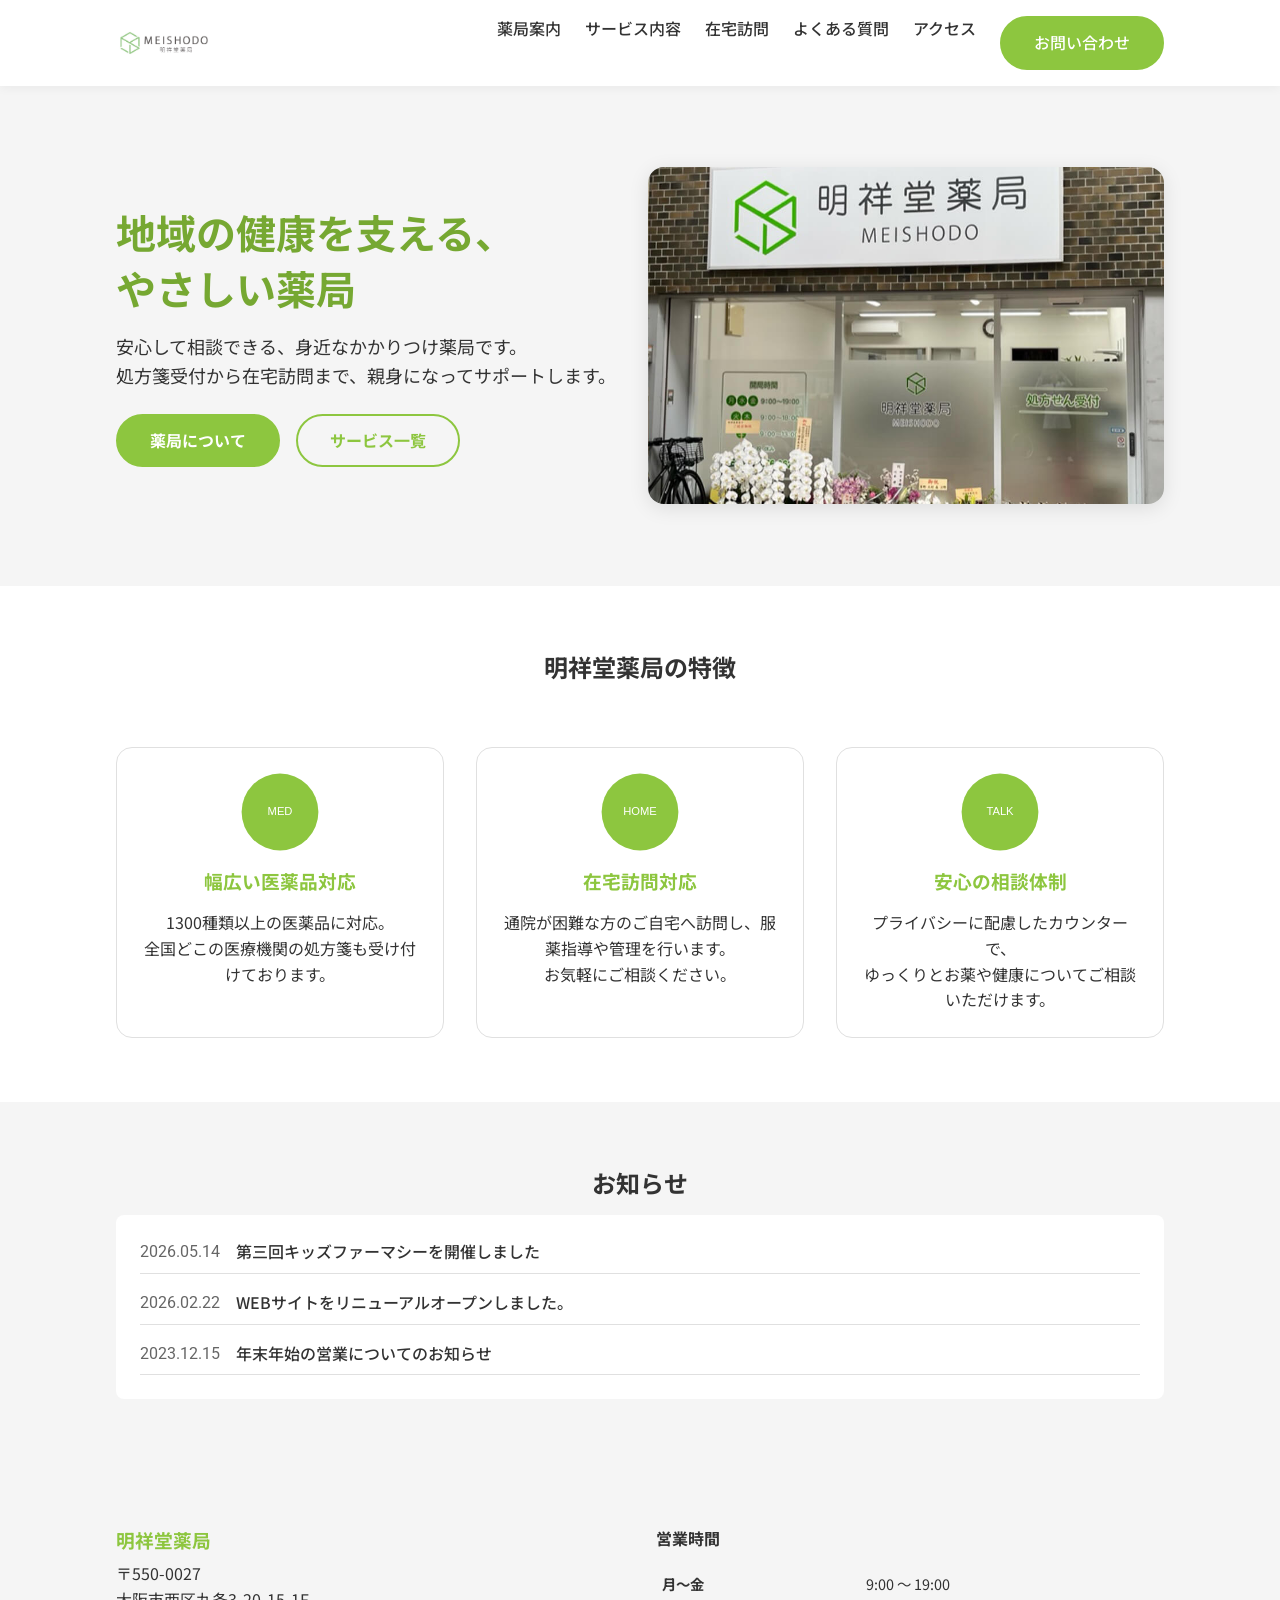
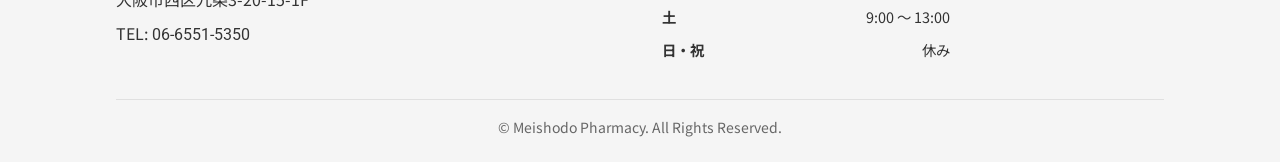
<file: index.html>
<!DOCTYPE html>
<html lang="ja">

<head>
    <meta charset="UTF-8">
    <meta name="viewport" content="width=device-width, initial-scale=1.0">
    <title>明祥堂薬局 | 地域の健康を支える、やさしい薬局</title>
    <meta name="description" content="明祥堂薬局は地域住民が安心して利用できる調剤薬局です。処方箋受付、在宅訪問、お薬相談など、地域のあたたかい医療拠点として皆様の健康をサポートします。">
    <link rel="preconnect" href="https://fonts.googleapis.com">
    <link rel="preconnect" href="https://fonts.gstatic.com" crossorigin>
    <link
        href="https://fonts.googleapis.com/css2?family=Noto+Sans+JP:wght@400;500;700&family=Roboto:wght@400;500;700&display=swap"
        rel="stylesheet">
    <link rel="stylesheet" href="css/style.css">
</head>

<body>
    <header class="header">
        <div class="container header-inner">
            <a href="index.html" class="logo">
                <img src="images/logo.png" alt="明祥堂薬局" style="height: 48px; width: auto;">
            </a>
            <nav>
                <ul class="nav-menu">
                    <li><a href="pharmacy.html" class="nav-link">薬局案内</a></li>
                    <li><a href="services.html" class="nav-link">サービス内容</a></li>
                    <li><a href="homecare.html" class="nav-link">在宅訪問</a></li>
                    <li><a href="faq.html" class="nav-link">よくある質問</a></li>
                    <li><a href="access.html" class="nav-link">アクセス</a></li>
                    <li><a href="contact.html" class="nav-link btn btn-primary">お問い合わせ</a></li>
                </ul>
            </nav>
        </div>
    </header>

    <main>
        <!-- Hero Section -->
        <section class="hero section" style="background-color: var(--color-sub); padding: 0;">
            <div class="container d-flex align-center gap-md" style="min-height: 500px; flex-wrap: wrap;">
                <div style="flex: 1; min-width: 300px; padding: var(--spacing-xl) 0;">
                    <h1 style="font-size: 2.5rem; margin-bottom: var(--spacing-md); color: var(--color-main-dark);">
                        地域の健康を支える、<br>やさしい薬局</h1>
                    <p style="font-size: 1.125rem; margin-bottom: var(--spacing-lg);">
                        安心して相談できる、身近なかかりつけ薬局です。<br>処方箋受付から在宅訪問まで、親身になってサポートします。</p>
                    <div class="d-flex gap-md">
                        <a href="pharmacy.html" class="btn btn-primary">薬局について</a>
                        <a href="services.html" class="btn btn-outline">サービス一覧</a>
                    </div>
                </div>
                <div style="flex: 1; min-width: 300px;">
                    <img src="images/hero_pharmacy.svg" alt="明祥堂薬局の受付と笑顔の薬剤師"
                        style="width: 100%; border-radius: var(--radius-lg); box-shadow: 0 4px 20px rgba(0,0,0,0.1);">
                </div>
            </div>
        </section>

        <!-- Features Section -->
        <section class="section">
            <div class="container">
                <h2 class="text-center" style="margin-bottom: var(--spacing-xxl);">明祥堂薬局の特徴</h2>
                <div
                    style="display: grid; grid-template-columns: repeat(auto-fit, minmax(300px, 1fr)); gap: var(--spacing-xl);">
                    <!-- Feature 1 -->
                    <div
                        style="text-align: center; padding: var(--spacing-lg); border: 1px solid var(--color-border); border-radius: var(--radius-lg);">
                        <div style="width: 80px; height: 80px; margin: 0 auto var(--spacing-md);">
                            <img src="images/icon_medicine.svg" alt="薬のアイコン"
                                style="width: 100%; height: 100%; object-fit: contain;">
                        </div>
                        <h3 style="color: var(--color-main);">幅広い医薬品対応</h3>
                        <p>1300種類以上の医薬品に対応。<br>全国どこの医療機関の処方箋も受け付けております。</p>
                    </div>
                    <!-- Feature 2 -->
                    <div
                        style="text-align: center; padding: var(--spacing-lg); border: 1px solid var(--color-border); border-radius: var(--radius-lg);">
                        <div style="width: 80px; height: 80px; margin: 0 auto var(--spacing-md);">
                            <img src="images/icon_home.svg" alt="家のアイコン"
                                style="width: 100%; height: 100%; object-fit: contain;">
                        </div>
                        <h3 style="color: var(--color-main);">在宅訪問対応</h3>
                        <p>通院が困難な方のご自宅へ訪問し、服薬指導や管理を行います。<br>お気軽にご相談ください。</p>
                    </div>
                    <!-- Feature 3 -->
                    <div
                        style="text-align: center; padding: var(--spacing-lg); border: 1px solid var(--color-border); border-radius: var(--radius-lg);">
                        <div style="width: 80px; height: 80px; margin: 0 auto var(--spacing-md);">
                            <img src="images/icon_consult.svg" alt="相談のアイコン"
                                style="width: 100%; height: 100%; object-fit: contain;">
                        </div>
                        <h3 style="color: var(--color-main);">安心の相談体制</h3>
                        <p>プライバシーに配慮したカウンターで、<br>ゆっくりとお薬や健康についてご相談いただけます。</p>
                    </div>
                </div>
            </div>
        </section>

        <!-- News Placeholder (Optional) -->
        <section class="section" style="background-color: var(--color-sub);">
            <div class="container">
                <h2 class="text-center">お知らせ</h2>
                <div style="background: #fff; padding: var(--spacing-lg); border-radius: var(--radius-md);">
                    <ul style="display: flex; flex-direction: column; gap: var(--spacing-md);">
                        <li
                            style="display: flex; gap: var(--spacing-md); border-bottom: 1px solid var(--color-border); padding-bottom: var(--spacing-sm);">
                            <span class="en-text" style="color: var(--color-text-light);">2026.05.14</span>
                            <a href="news-kids-pharmacy-3.html" style="font-weight: 500;">第三回キッズファーマシーを開催しました</a>
                        </li>
                        <li
                            style="display: flex; gap: var(--spacing-md); border-bottom: 1px solid var(--color-border); padding-bottom: var(--spacing-sm);">
                            <span class="en-text" style="color: var(--color-text-light);">2026.02.22</span>
                            <a href="#" style="font-weight: 500;">WEBサイトをリニューアルオープンしました。</a>
                        </li>
                        <li
                            style="display: flex; gap: var(--spacing-md); border-bottom: 1px solid var(--color-border); padding-bottom: var(--spacing-sm);">
                            <span class="en-text" style="color: var(--color-text-light);">2023.12.15</span>
                            <a href="#" style="font-weight: 500;">年末年始の営業についてのお知らせ</a>
                        </li>
                    </ul>
                </div>
            </div>
        </section>
    </main>

    <footer class="footer">
        <div class="container">
            <div class="footer-content">
                <div class="footer-info">
                    <h3>明祥堂薬局</h3>
                    <p>〒550-0027<br>大阪市西区九条3-20-15-1F</p>
                    <p style="margin-top: var(--spacing-sm);">TEL: <span class="en-text">06-6551-5350</span></p>
                </div>
                <div>
                    <h4>営業時間</h4>
                    <table style="width: 100%; max-width: 300px; font-size: 0.9rem;">
                        <tr style="border-bottom: 1px solid rgba(0,0,0,0.1);">
                            <th style="text-align: left; padding: 4px;">月〜金</th>
                            <td style="text-align: right; padding: 4px;">9:00 〜 19:00</td>
                        </tr>
                        <tr style="border-bottom: 1px solid rgba(0,0,0,0.1);">
                            <th style="text-align: left; padding: 4px;">土</th>
                            <td style="text-align: right; padding: 4px;">9:00 〜 13:00</td>
                        </tr>
                        <tr>
                            <th style="text-align: left; padding: 4px;">日・祝</th>
                            <td style="text-align: right; padding: 4px;">休み</td>
                        </tr>
                    </table>
                </div>
            </div>
            <div class="copyright">
                <p>&copy; Meishodo Pharmacy. All Rights Reserved.</p>
            </div>
        </div>
    </footer>
</body>

</html>
</file>
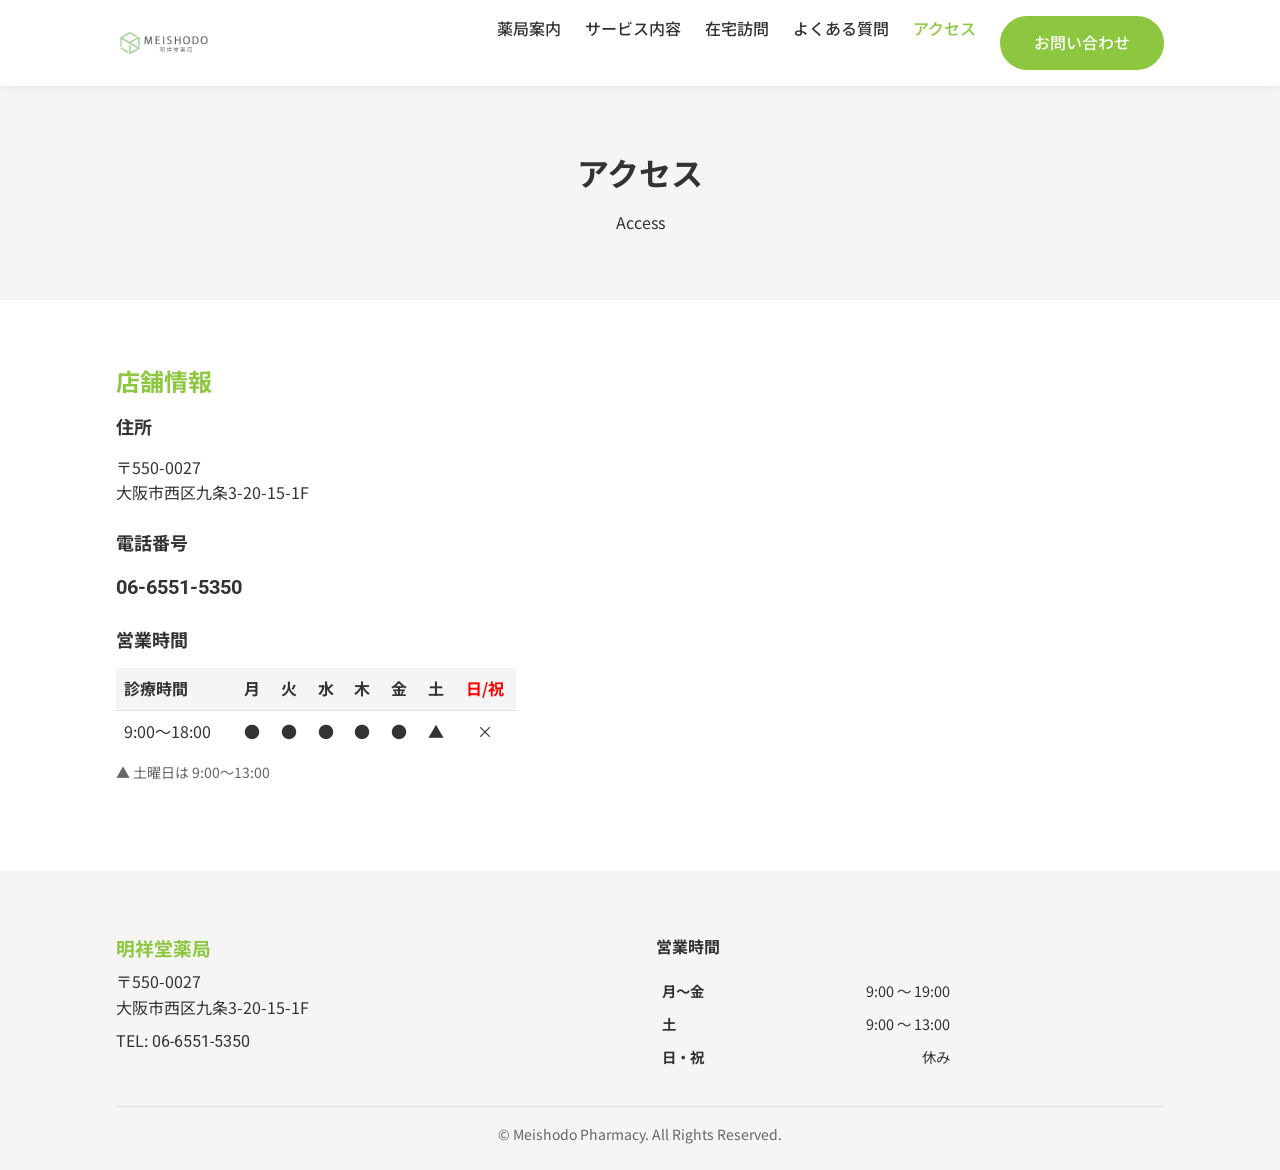
<file: access.html>
<!DOCTYPE html>
<html lang="ja">

<head>
    <meta charset="UTF-8">
    <meta name="viewport" content="width=device-width, initial-scale=1.0">
    <title>アクセス | 明祥堂薬局</title>
    <link rel="preconnect" href="https://fonts.googleapis.com">
    <link rel="preconnect" href="https://fonts.gstatic.com" crossorigin>
    <link
        href="https://fonts.googleapis.com/css2?family=Noto+Sans+JP:wght@400;500;700&family=Roboto:wght@400;500;700&display=swap"
        rel="stylesheet">
    <link rel="stylesheet" href="css/style.css">
</head>

<body>
    <header class="header">
        <div class="container header-inner">
            <a href="index.html" class="logo">
                <img src="images/logo.png" alt="明祥堂薬局" style="height: 48px; width: auto;">
            </a>
            <button class="mobile-menu-btn" aria-label="メニューを開く">
                <span></span>
                <span></span>
                <span></span>
            </button>
            <nav class="nav-container">
                <ul class="nav-menu">
                    <li><a href="pharmacy.html" class="nav-link">薬局案内</a></li>
                    <li><a href="services.html" class="nav-link">サービス内容</a></li>
                    <li><a href="homecare.html" class="nav-link">在宅訪問</a></li>
                    <li><a href="faq.html" class="nav-link">よくある質問</a></li>
                    <li><a href="access.html" class="nav-link" style="color: var(--color-main);">アクセス</a></li>
                    <li><a href="contact.html" class="nav-link btn btn-primary">お問い合わせ</a></li>
                </ul>
            </nav>
        </div>
    </header>

    <main>
        <div class="page-header section" style="background-color: var(--color-sub); padding: var(--spacing-xxl) 0;">
            <div class="container">
                <h1 class="text-center">アクセス</h1>
                <p class="text-center">Access</p>
            </div>
        </div>

        <section class="section">
            <div class="container">
                <div class="d-flex gap-xl" style="flex-wrap: wrap;">
                    <div style="flex: 1; min-width: 300px;">
                        <h2 style="color: var(--color-main);">店舗情報</h2>

                        <div style="margin-bottom: var(--spacing-lg);">
                            <h3 style="font-size: 1.125rem;">住所</h3>
                            <p>〒550-0027<br>大阪市西区九条3-20-15-1F</p>
                        </div>

                        <div style="margin-bottom: var(--spacing-lg);">
                            <h3 style="font-size: 1.125rem;">電話番号</h3>
                            <p class="en-text" style="font-size: 1.25rem; font-weight: bold;">06-6551-5350</p>
                        </div>

                        <div style="margin-bottom: var(--spacing-lg);">
                            <h3 style="font-size: 1.125rem;">営業時間</h3>
                            <table style="width: 100%; max-width: 400px; border-collapse: collapse;">
                                <tr
                                    style="border-bottom: 1px solid var(--color-border); background-color: var(--color-sub);">
                                    <th style="padding: 8px; text-align: left;">診療時間</th>
                                    <th style="padding: 8px; text-align: center;">月</th>
                                    <th style="padding: 8px; text-align: center;">火</th>
                                    <th style="padding: 8px; text-align: center;">水</th>
                                    <th style="padding: 8px; text-align: center;">木</th>
                                    <th style="padding: 8px; text-align: center;">金</th>
                                    <th style="padding: 8px; text-align: center;">土</th>
                                    <th style="padding: 8px; text-align: center; color: red;">日/祝</th>
                                </tr>
                                <tr>
                                    <td style="padding: 8px;">9:00〜18:00</td>
                                    <td style="padding: 8px; text-align: center;">●</td>
                                    <td style="padding: 8px; text-align: center;">●</td>
                                    <td style="padding: 8px; text-align: center;">●</td>
                                    <td style="padding: 8px; text-align: center;">●</td>
                                    <td style="padding: 8px; text-align: center;">●</td>
                                    <td style="padding: 8px; text-align: center;">▲</td>
                                    <td style="padding: 8px; text-align: center;">×</td>
                                </tr>
                            </table>
                            <p
                                style="font-size: 0.875rem; margin-top: var(--spacing-sm); color: var(--color-text-light);">
                                ▲ 土曜日は 9:00〜13:00</p>
                        </div>
                    </div>

                    <iframe
                        src="https://www.google.com/maps/embed?pb=!1m18!1m12!1m3!1d205.06871630268284!2d135.46966143237796!3d34.67743914840545!2m3!1f0!2f0!3f0!3m2!1i1024!2i768!4f13.1!3m3!1m2!1s0x6000e7033b9caa3f%3A0x3aae45ec1314cd6d!2z5piO56Wl5aCC6Jas5bGA!5e0!3m2!1sja!2sjp!4v1771735994617!5m2!1sja!2sjp"
                        width="600" height="400" style="border:0;" allowfullscreen="" loading="lazy"
                        referrerpolicy="no-referrer-when-downgrade"></iframe>

                </div>
            </div>
            </div>
        </section>
    </main>

    <footer class="footer">
        <div class="container">
            <div class="footer-content">
                <div class="footer-info">
                    <h3>明祥堂薬局</h3>
                    <p>〒550-0027<br>大阪市西区九条3-20-15-1F</p>
                    <p style="margin-top: var(--spacing-sm);">TEL: <span class="en-text">06-6551-5350</span></p>
                </div>
                <div>
                    <h4>営業時間</h4>
                    <table style="width: 100%; max-width: 300px; font-size: 0.9rem;">
                        <tr style="border-bottom: 1px solid rgba(0,0,0,0.1);">
                            <th style="text-align: left; padding: 4px;">月〜金</th>
                            <td style="text-align: right; padding: 4px;">9:00 〜 19:00</td>
                        </tr>
                        <tr style="border-bottom: 1px solid rgba(0,0,0,0.1);">
                            <th style="text-align: left; padding: 4px;">土</th>
                            <td style="text-align: right; padding: 4px;">9:00 〜 13:00</td>
                        </tr>
                        <tr>
                            <th style="text-align: left; padding: 4px;">日・祝</th>
                            <td style="text-align: right; padding: 4px;">休み</td>
                        </tr>
                    </table>
                </div>
            </div>
            <div class="copyright">
                <p>&copy; Meishodo Pharmacy. All Rights Reserved.</p>
            </div>
        </div>
    </footer>
    <script src="js/main.js"></script>
</body>

</html>
</file>
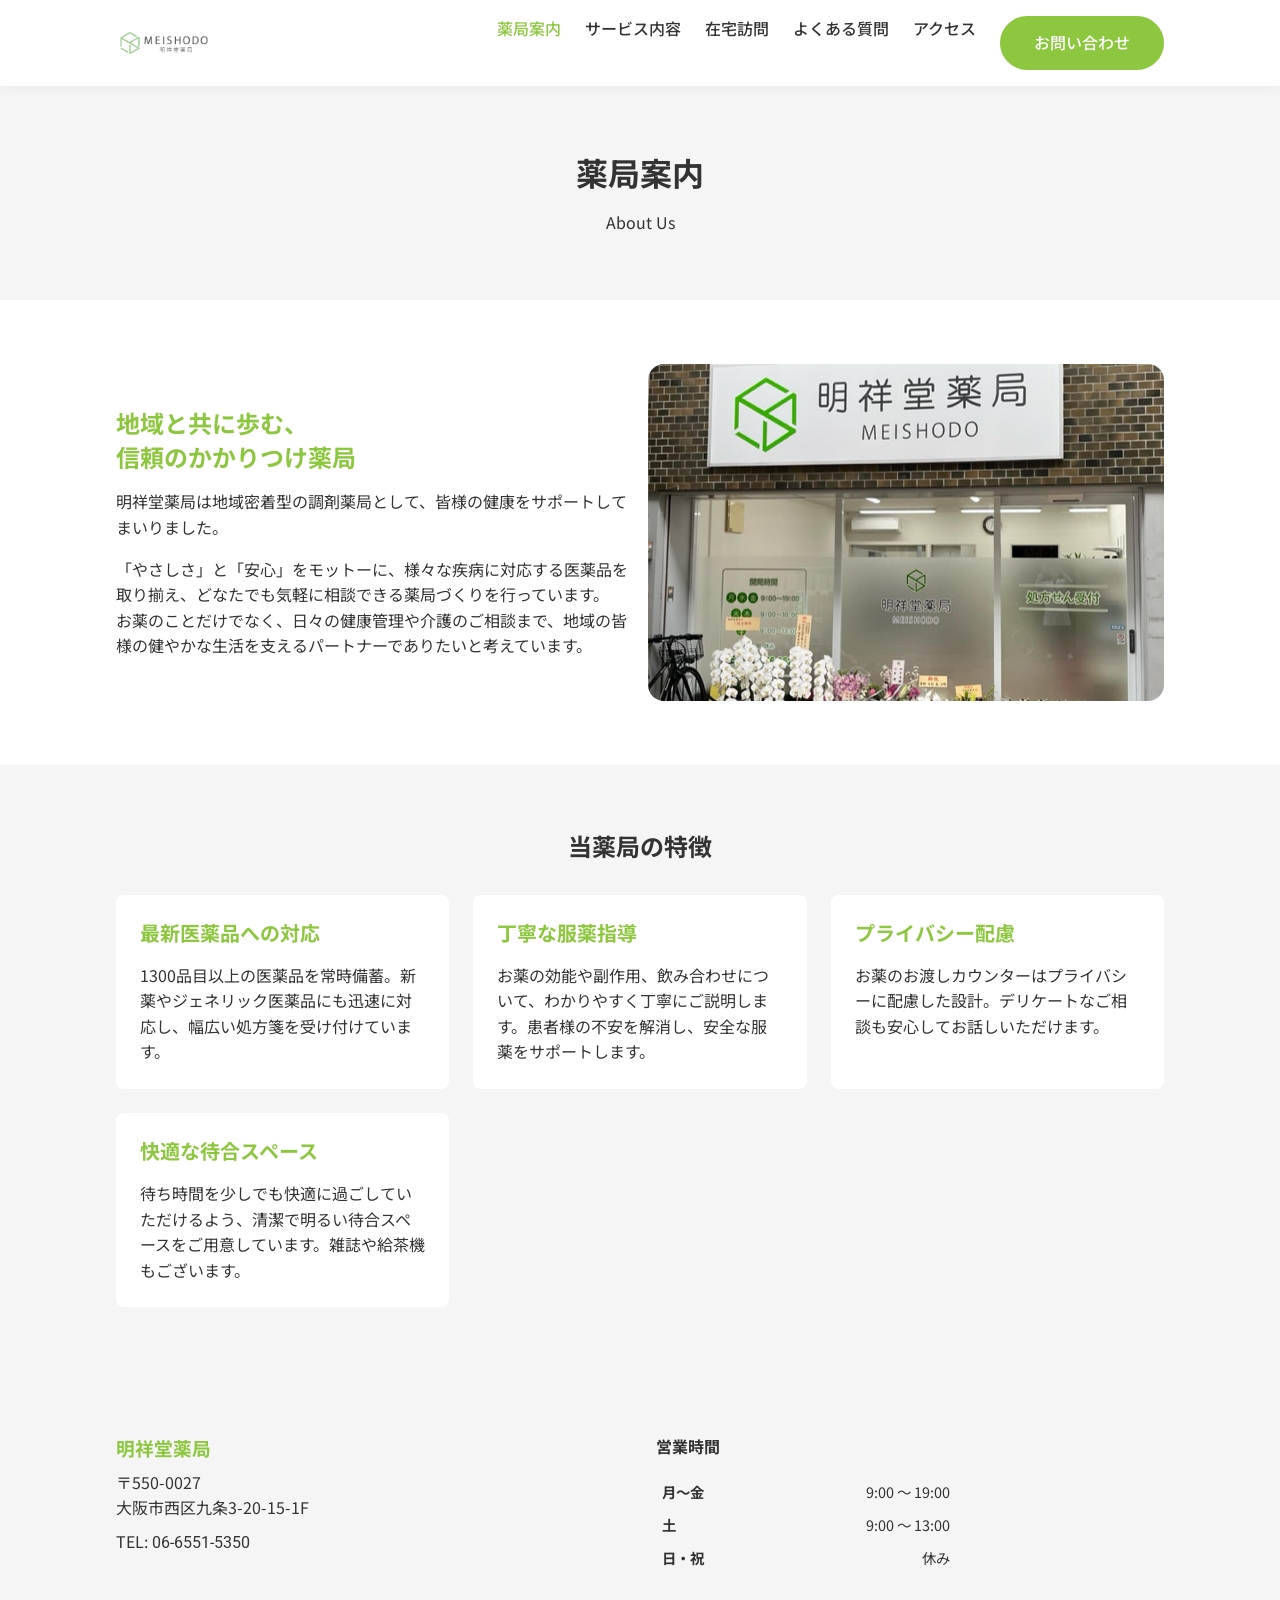
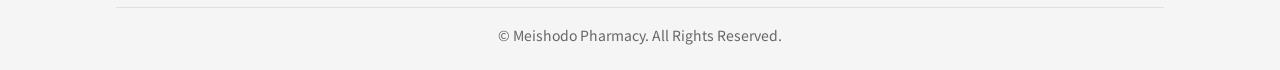
<file: backup.html>
<!DOCTYPE html>
<html lang="ja">

<head>
    <meta charset="UTF-8">
    <meta name="viewport" content="width=device-width, initial-scale=1.0">
    <title>薬局案内 | 明祥堂薬局</title>
    <meta name="description" content="明祥堂薬局の店舗案内です。創業以来、地域密着で患者様に寄り添う薬局づくりを行っています。">
    <link rel="preconnect" href="https://fonts.googleapis.com">
    <link rel="preconnect" href="https://fonts.gstatic.com" crossorigin>
    <link
        href="https://fonts.googleapis.com/css2?family=Noto+Sans+JP:wght@400;500;700&family=Roboto:wght@400;500;700&display=swap"
        rel="stylesheet">
    <link rel="stylesheet" href="css/style.css">
</head>

<body>
    <header class="header">
        <div class="container header-inner">
            <a href="index.html" class="logo">
                <img src="images/logo.png" alt="明祥堂薬局" style="height: 48px; width: auto;">
            </a>
            <nav>
                <ul class="nav-menu">
                    <li><a href="pharmacy.html" class="nav-link" style="color: var(--color-main);">薬局案内</a></li>
                    <li><a href="services.html" class="nav-link">サービス内容</a></li>
                    <li><a href="homecare.html" class="nav-link">在宅訪問</a></li>
                    <li><a href="faq.html" class="nav-link">よくある質問</a></li>
                    <li><a href="access.html" class="nav-link">アクセス</a></li>
                    <li><a href="contact.html" class="nav-link btn btn-primary">お問い合わせ</a></li>
                </ul>
            </nav>
        </div>
    </header>

    <main>
        <div class="page-header section" style="background-color: var(--color-sub); padding: var(--spacing-xxl) 0;">
            <div class="container">
                <h1 class="text-center">薬局案内</h1>
                <p class="text-center">About Us</p>
            </div>
        </div>

        <section class="section">
            <div class="container">
                <div class="d-flex gap-md align-center" style="flex-wrap: wrap;">
                    <div style="flex: 1; min-width: 300px;">
                        <h2 style="color: var(--color-main);">地域と共に歩む、<br>信頼のかかりつけ薬局</h2>
                        <p style="margin-bottom: var(--spacing-md);">明祥堂薬局は地域密着型の調剤薬局として、皆様の健康をサポートしてまいりました。
                        </p>
                        <p>「やさしさ」と「安心」をモットーに、様々な疾病に対応する医薬品を取り揃え、どなたでも気軽に相談できる薬局づくりを行っています。<br>
                            お薬のことだけでなく、日々の健康管理や介護のご相談まで、地域の皆様の健やかな生活を支えるパートナーでありたいと考えています。</p>
                    </div>
                    <div style="flex: 1; min-width: 300px;">
                        <img src="images/interior_pharmacy.svg" alt="清潔感のある待合スペース"
                            style="width: 100%; border-radius: var(--radius-lg);">
                    </div>
                </div>
            </div>
        </section>

        <section class="section" style="background-color: var(--color-sub);">
            <div class="container">
                <h2 class="text-center" style="margin-bottom: var(--spacing-xl);">当薬局の特徴</h2>
                <div
                    style="display: grid; grid-template-columns: repeat(auto-fit, minmax(280px, 1fr)); gap: var(--spacing-lg);">
                    <div style="background: #fff; padding: var(--spacing-lg); border-radius: var(--radius-md);">
                        <h3 style="color: var(--color-main); font-size: 1.25rem;">最新医薬品への対応</h3>
                        <p>1300品目以上の医薬品を常時備蓄。新薬やジェネリック医薬品にも迅速に対応し、幅広い処方箋を受け付けています。</p>
                    </div>
                    <div style="background: #fff; padding: var(--spacing-lg); border-radius: var(--radius-md);">
                        <h3 style="color: var(--color-main); font-size: 1.25rem;">丁寧な服薬指導</h3>
                        <p>お薬の効能や副作用、飲み合わせについて、わかりやすく丁寧にご説明します。患者様の不安を解消し、安全な服薬をサポートします。</p>
                    </div>
                    <div style="background: #fff; padding: var(--spacing-lg); border-radius: var(--radius-md);">
                        <h3 style="color: var(--color-main); font-size: 1.25rem;">プライバシー配慮</h3>
                        <p>お薬のお渡しカウンターはプライバシーに配慮した設計。デリケートなご相談も安心してお話しいただけます。</p>
                    </div>
                    <div style="background: #fff; padding: var(--spacing-lg); border-radius: var(--radius-md);">
                        <h3 style="color: var(--color-main); font-size: 1.25rem;">快適な待合スペース</h3>
                        <p>待ち時間を少しでも快適に過ごしていただけるよう、清潔で明るい待合スペースをご用意しています。雑誌や給茶機もございます。</p>
                    </div>
                </div>
            </div>
        </section>
    </main>

    <footer class="footer">
        <div class="container">
            <div class="footer-content">
                <div class="footer-info">
                    <h3>明祥堂薬局</h3>
                    <p>〒550-0027<br>大阪市西区九条3-20-15-1F</p>
                    <p style="margin-top: var(--spacing-sm);">TEL: <span class="en-text">06-6551-5350</span></p>
                </div>
                <div>
                    <h4>営業時間</h4>
                    <table style="width: 100%; max-width: 300px; font-size: 0.9rem;">
                        <tr style="border-bottom: 1px solid rgba(0,0,0,0.1);">
                            <th style="text-align: left; padding: 4px;">月〜金</th>
                            <td style="text-align: right; padding: 4px;">9:00 〜 19:00</td>
                        </tr>
                        <tr style="border-bottom: 1px solid rgba(0,0,0,0.1);">
                            <th style="text-align: left; padding: 4px;">土</th>
                            <td style="text-align: right; padding: 4px;">9:00 〜 13:00</td>
                        </tr>
                        <tr>
                            <th style="text-align: left; padding: 4px;">日・祝</th>
                            <td style="text-align: right; padding: 4px;">休み</td>
                        </tr>
                    </table>
                </div>
            </div>
            <div class="copyright">
                <p>&copy; Meishodo Pharmacy. All Rights Reserved.</p>
            </div>
        </div>
    </footer>
</body>

</html>
</file>
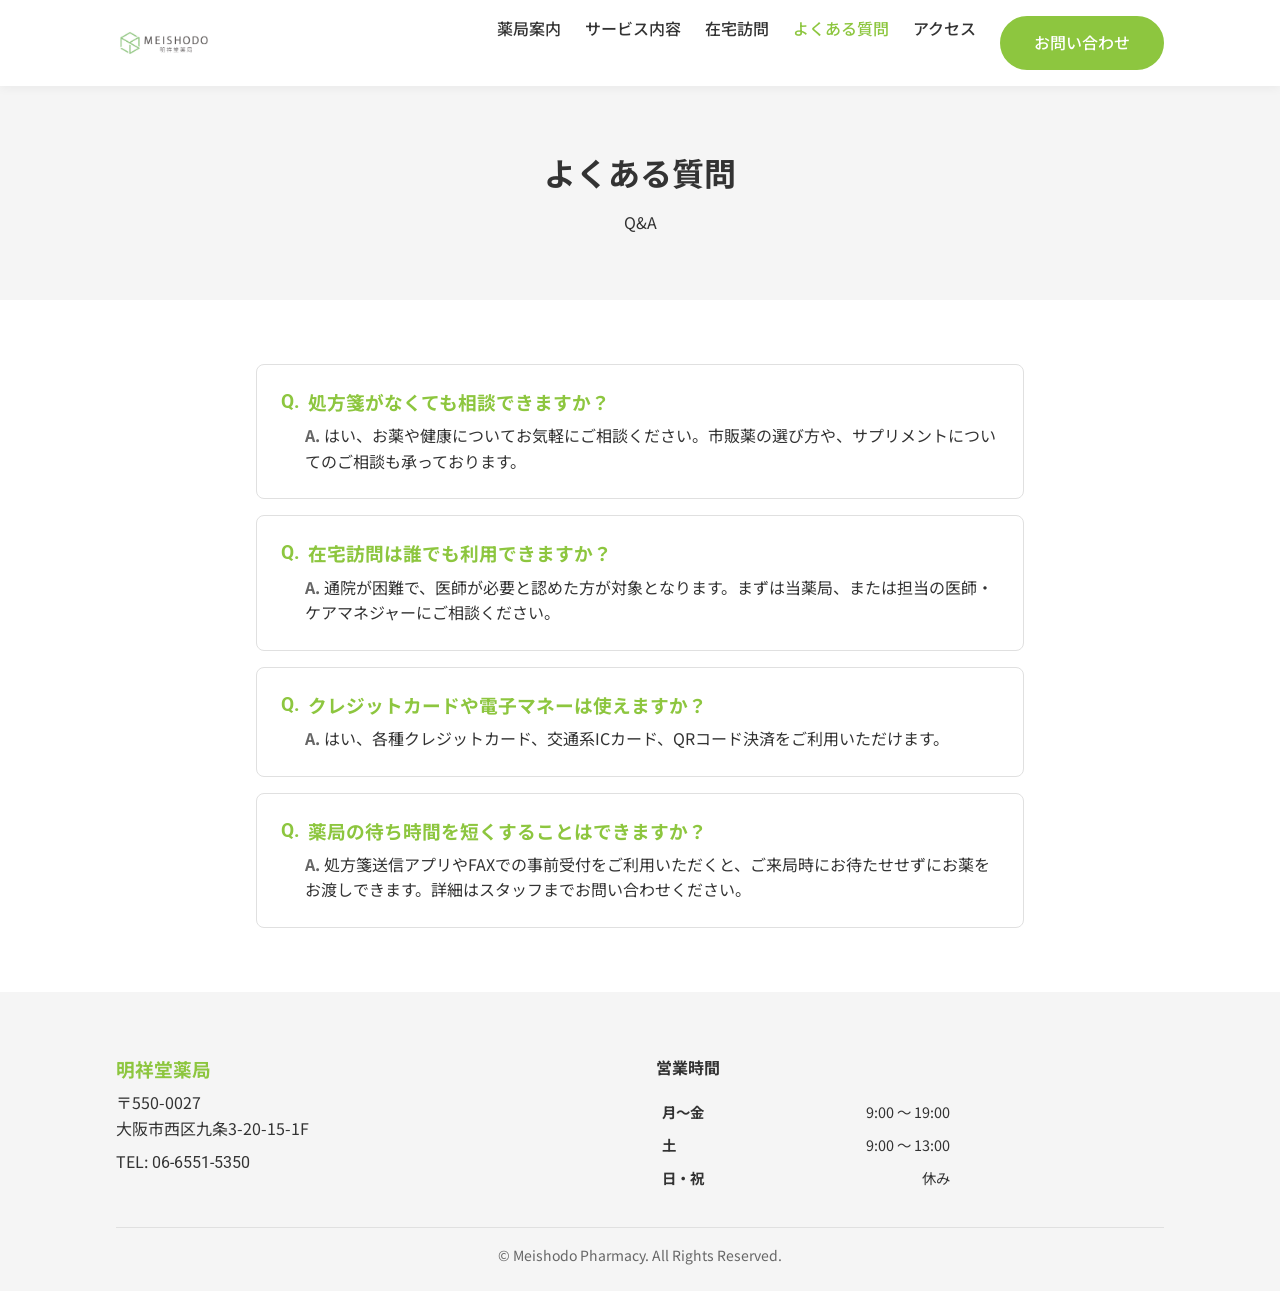
<file: faq.html>
<!DOCTYPE html>
<html lang="ja">

<head>
    <meta charset="UTF-8">
    <meta name="viewport" content="width=device-width, initial-scale=1.0">
    <title>よくある質問 | 明祥堂薬局</title>
    <link rel="preconnect" href="https://fonts.googleapis.com">
    <link rel="preconnect" href="https://fonts.gstatic.com" crossorigin>
    <link
        href="https://fonts.googleapis.com/css2?family=Noto+Sans+JP:wght@400;500;700&family=Roboto:wght@400;500;700&display=swap"
        rel="stylesheet">
    <link rel="stylesheet" href="css/style.css">
</head>

<body>
    <header class="header">
        <div class="container header-inner">
            <a href="index.html" class="logo">
                <img src="images/logo.png" alt="明祥堂薬局" style="height: 48px; width: auto;">
            </a><button class="mobile-menu-btn" aria-label="メニューを開く">
                <span></span>
                <span></span>
                <span></span>
            </button>
            <nav class="nav-container">
                <ul class="nav-menu">
                    <li><a href="pharmacy.html" class="nav-link">薬局案内</a></li>
                    <li><a href="services.html" class="nav-link">サービス内容</a></li>
                    <li><a href="homecare.html" class="nav-link">在宅訪問</a></li>
                    <li><a href="faq.html" class="nav-link" style="color: var(--color-main);">よくある質問</a></li>
                    <li><a href="access.html" class="nav-link">アクセス</a></li>
                    <li><a href="contact.html" class="nav-link btn btn-primary">お問い合わせ</a></li>
                </ul>
            </nav>
        </div>
    </header>

    <main>
        <div class="page-header section" style="background-color: var(--color-sub); padding: var(--spacing-xxl) 0;">
            <div class="container">
                <h1 class="text-center">よくある質問</h1>
                <p class="text-center">Q&A</p>
            </div>
        </div>

        <section class="section">
            <div class="container" style="max-width: 800px;">
                <div class="faq-list d-flex flex-column gap-md">

                    <!-- Q1 -->
                    <div class="faq-item"
                        style="border: 1px solid var(--color-border); border-radius: var(--radius-md); padding: var(--spacing-lg);">
                        <h3
                            style="color: var(--color-main); margin-bottom: var(--spacing-sm); display: flex; gap: var(--spacing-sm);">
                            <span style="font-family: var(--font-en);">Q.</span>
                            処方箋がなくても相談できますか？
                        </h3>
                        <p style="padding-left: 1.5rem;">
                            <span style="font-weight: bold; color: var(--color-text-light);">A.</span>
                            はい、お薬や健康についてお気軽にご相談ください。市販薬の選び方や、サプリメントについてのご相談も承っております。
                        </p>
                    </div>

                    <!-- Q2 -->
                    <div class="faq-item"
                        style="border: 1px solid var(--color-border); border-radius: var(--radius-md); padding: var(--spacing-lg);">
                        <h3
                            style="color: var(--color-main); margin-bottom: var(--spacing-sm); display: flex; gap: var(--spacing-sm);">
                            <span style="font-family: var(--font-en);">Q.</span>
                            在宅訪問は誰でも利用できますか？
                        </h3>
                        <p style="padding-left: 1.5rem;">
                            <span style="font-weight: bold; color: var(--color-text-light);">A.</span>
                            通院が困難で、医師が必要と認めた方が対象となります。まずは当薬局、または担当の医師・ケアマネジャーにご相談ください。
                        </p>
                    </div>

                    <!-- Q3 -->
                    <div class="faq-item"
                        style="border: 1px solid var(--color-border); border-radius: var(--radius-md); padding: var(--spacing-lg);">
                        <h3
                            style="color: var(--color-main); margin-bottom: var(--spacing-sm); display: flex; gap: var(--spacing-sm);">
                            <span style="font-family: var(--font-en);">Q.</span>
                            クレジットカードや電子マネーは使えますか？
                        </h3>
                        <p style="padding-left: 1.5rem;">
                            <span style="font-weight: bold; color: var(--color-text-light);">A.</span>
                            はい、各種クレジットカード、交通系ICカード、QRコード決済をご利用いただけます。
                        </p>
                    </div>

                    <!-- Q4 -->
                    <div class="faq-item"
                        style="border: 1px solid var(--color-border); border-radius: var(--radius-md); padding: var(--spacing-lg);">
                        <h3
                            style="color: var(--color-main); margin-bottom: var(--spacing-sm); display: flex; gap: var(--spacing-sm);">
                            <span style="font-family: var(--font-en);">Q.</span>
                            薬局の待ち時間を短くすることはできますか？
                        </h3>
                        <p style="padding-left: 1.5rem;">
                            <span style="font-weight: bold; color: var(--color-text-light);">A.</span>
                            処方箋送信アプリやFAXでの事前受付をご利用いただくと、ご来局時にお待たせせずにお薬をお渡しできます。詳細はスタッフまでお問い合わせください。
                        </p>
                    </div>

                </div>
            </div>
        </section>
    </main>

    <footer class="footer">
        <div class="container">
            <div class="footer-content">
                <div class="footer-info">
                    <h3>明祥堂薬局</h3>
                    <p>〒550-0027<br>大阪市西区九条3-20-15-1F</p>
                    <p style="margin-top: var(--spacing-sm);">TEL: <span class="en-text">06-6551-5350</span></p>
                </div>
                <div>
                    <h4>営業時間</h4>
                    <table style="width: 100%; max-width: 300px; font-size: 0.9rem;">
                        <tr style="border-bottom: 1px solid rgba(0,0,0,0.1);">
                            <th style="text-align: left; padding: 4px;">月〜金</th>
                            <td style="text-align: right; padding: 4px;">9:00 〜 19:00</td>
                        </tr>
                        <tr style="border-bottom: 1px solid rgba(0,0,0,0.1);">
                            <th style="text-align: left; padding: 4px;">土</th>
                            <td style="text-align: right; padding: 4px;">9:00 〜 13:00</td>
                        </tr>
                        <tr>
                            <th style="text-align: left; padding: 4px;">日・祝</th>
                            <td style="text-align: right; padding: 4px;">休み</td>
                        </tr>
                    </table>
                </div>
            </div>
            <div class="copyright">
                <p>&copy; Meishodo Pharmacy. All Rights Reserved.</p>
            </div>
        </div>
    </footer>
    <script src="js/main.js"></script>
</body>

</html>
</file>
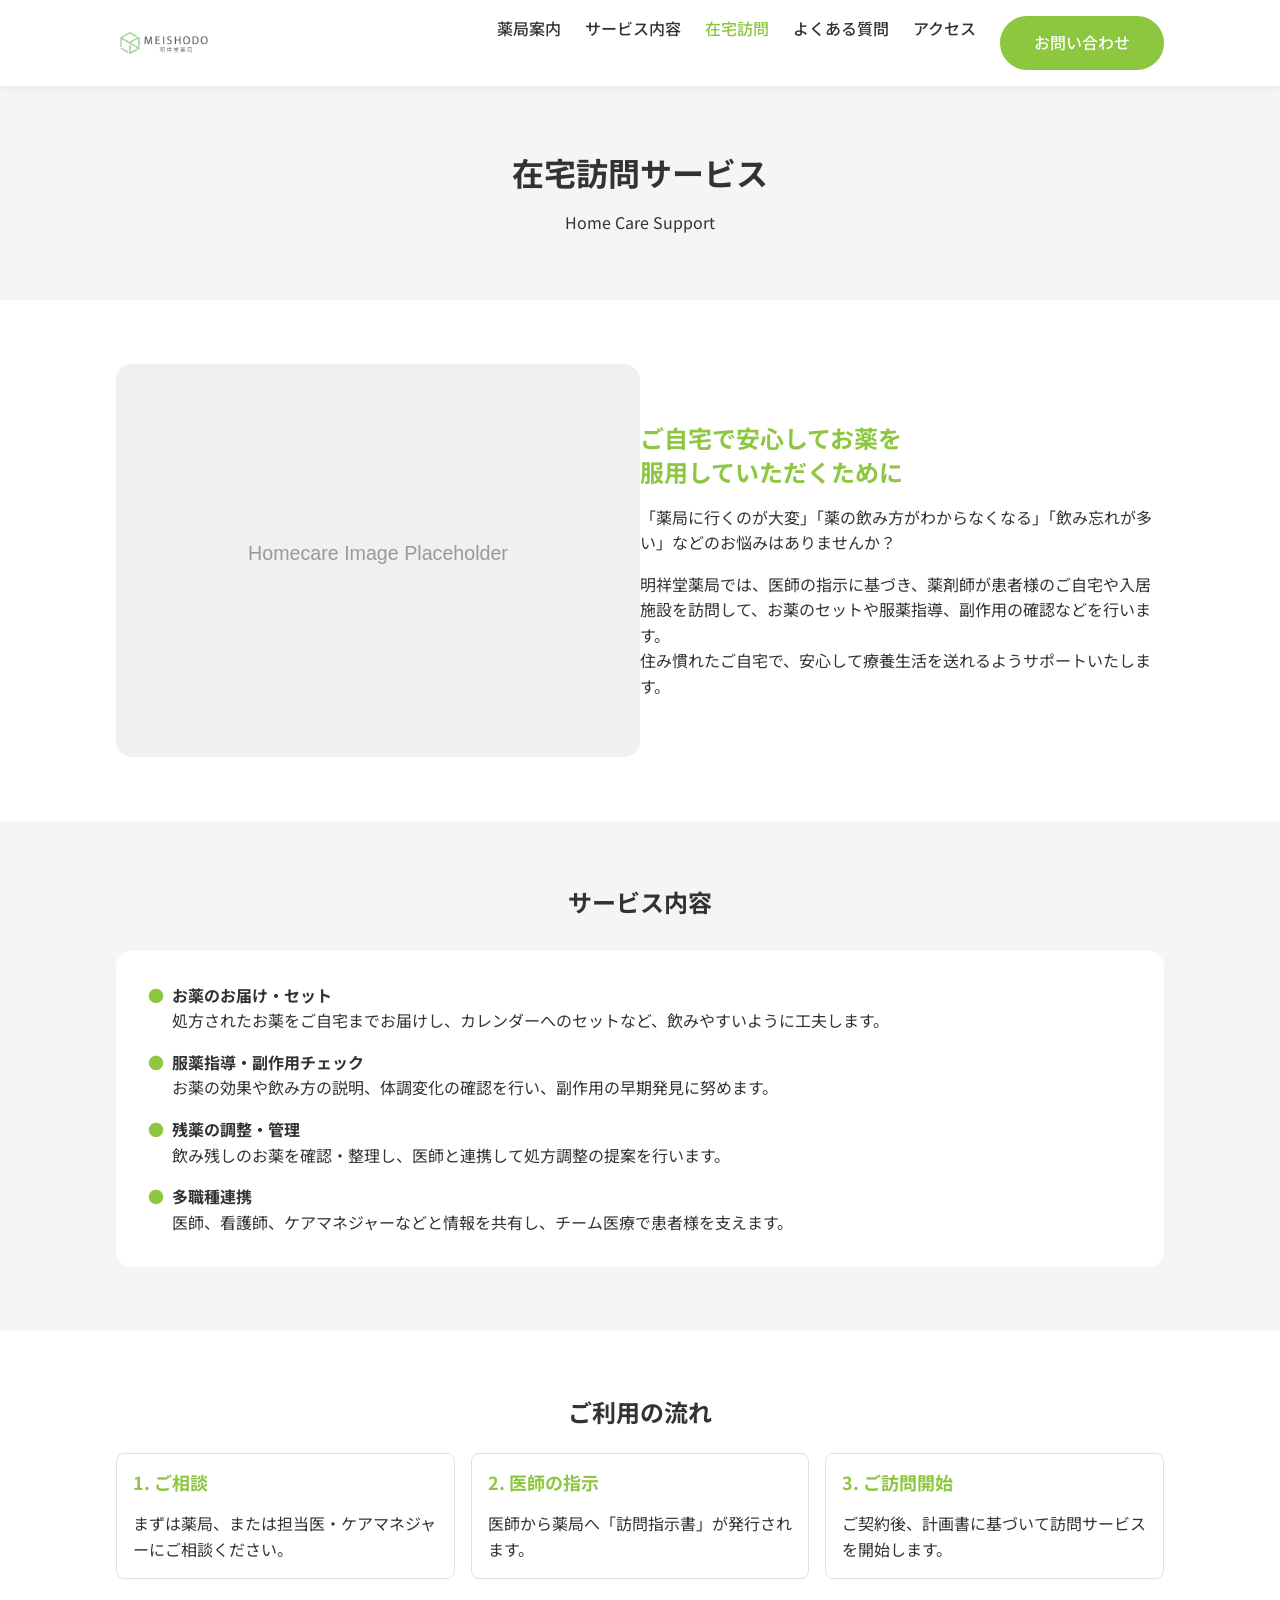
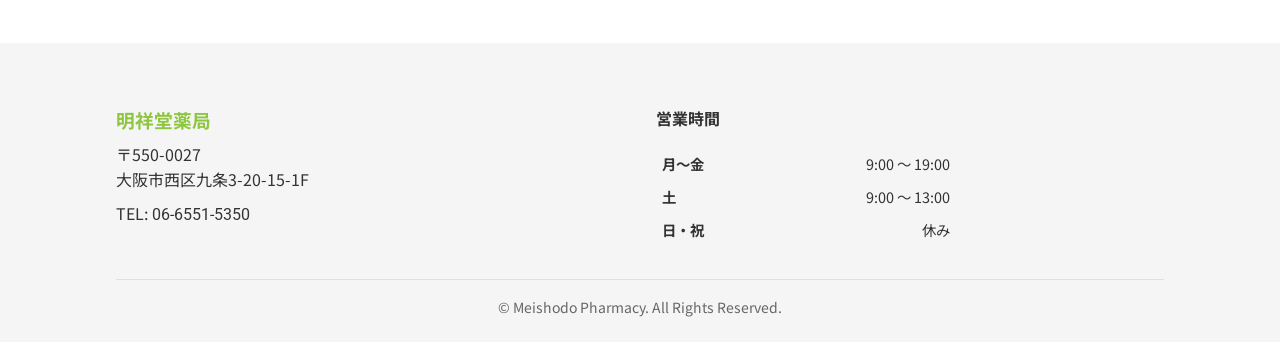
<file: homecare.html>
<!DOCTYPE html>
<html lang="ja">

<head>
    <meta charset="UTF-8">
    <meta name="viewport" content="width=device-width, initial-scale=1.0">
    <title>在宅訪問 | 明祥堂薬局</title>
    <meta name="description" content="通院が困難な方のご自宅へ薬剤師が訪問し、お薬の管理や服薬指導を行います。">
    <link rel="preconnect" href="https://fonts.googleapis.com">
    <link rel="preconnect" href="https://fonts.gstatic.com" crossorigin>
    <link
        href="https://fonts.googleapis.com/css2?family=Noto+Sans+JP:wght@400;500;700&family=Roboto:wght@400;500;700&display=swap"
        rel="stylesheet">
    <link rel="stylesheet" href="css/style.css">
</head>

<body>
    <header class="header">
        <div class="container header-inner">
            <a href="index.html" class="logo">
                <img src="images/logo.png" alt="明祥堂薬局" style="height: 48px; width: auto;">
            </a>
            <button class="mobile-menu-btn" aria-label="メニューを開く">
                <span></span>
                <span></span>
                <span></span>
            </button>
            <nav class="nav-container">
                <ul class="nav-menu">
                    <li><a href="pharmacy.html" class="nav-link">薬局案内</a></li>
                    <li><a href="services.html" class="nav-link">サービス内容</a></li>
                    <li><a href="homecare.html" class="nav-link" style="color: var(--color-main);">在宅訪問</a></li>
                    <li><a href="faq.html" class="nav-link">よくある質問</a></li>
                    <li><a href="access.html" class="nav-link">アクセス</a></li>
                    <li><a href="contact.html" class="nav-link btn btn-primary">お問い合わせ</a></li>
                </ul>
            </nav>
        </div>
    </header>

    <main>
        <div class="page-header section" style="background-color: var(--color-sub); padding: var(--spacing-xxl) 0;">
            <div class="container">
                <h1 class="text-center">在宅訪問サービス</h1>
                <p class="text-center">Home Care Support</p>
            </div>
        </div>

        <section class="section">
            <div class="container">
                <div class="d-flex gap-xl align-center" style="flex-wrap: wrap-reverse;">
                    <div style="flex: 1; min-width: 300px;">
                        <img src="images/homecare_pharmacy.svg" alt="薬剤師による在宅訪問の様子"
                            style="width: 100%; border-radius: var(--radius-lg);">
                    </div>
                    <div style="flex: 1; min-width: 300px;">
                        <h2 style="color: var(--color-main);">ご自宅で安心してお薬を<br>服用していただくために</h2>
                        <p style="margin-bottom: var(--spacing-md);">「薬局に行くのが大変」「薬の飲み方がわからなくなる」「飲み忘れが多い」などのお悩みはありませんか？
                        </p>
                        <p>明祥堂薬局では、医師の指示に基づき、薬剤師が患者様のご自宅や入居施設を訪問して、お薬のセットや服薬指導、副作用の確認などを行います。<br>
                            住み慣れたご自宅で、安心して療養生活を送れるようサポートいたします。</p>
                    </div>
                </div>
            </div>
        </section>

        <section class="section" style="background-color: var(--color-sub);">
            <div class="container">
                <h2 class="text-center" style="margin-bottom: var(--spacing-xl);">サービス内容</h2>
                <div style="background: #fff; padding: var(--spacing-xl); border-radius: var(--radius-lg);">
                    <ul class="check-list" style="display: flex; flex-direction: column; gap: var(--spacing-md);">
                        <li style="display: flex; align-items: start; gap: var(--spacing-sm);">
                            <span style="color: var(--color-main); font-weight: bold;">●</span>
                            <div>
                                <strong>お薬のお届け・セット</strong><br>
                                処方されたお薬をご自宅までお届けし、カレンダーへのセットなど、飲みやすいように工夫します。
                            </div>
                        </li>
                        <li style="display: flex; align-items: start; gap: var(--spacing-sm);">
                            <span style="color: var(--color-main); font-weight: bold;">●</span>
                            <div>
                                <strong>服薬指導・副作用チェック</strong><br>
                                お薬の効果や飲み方の説明、体調変化の確認を行い、副作用の早期発見に努めます。
                            </div>
                        </li>
                        <li style="display: flex; align-items: start; gap: var(--spacing-sm);">
                            <span style="color: var(--color-main); font-weight: bold;">●</span>
                            <div>
                                <strong>残薬の調整・管理</strong><br>
                                飲み残しのお薬を確認・整理し、医師と連携して処方調整の提案を行います。
                            </div>
                        </li>
                        <li style="display: flex; align-items: start; gap: var(--spacing-sm);">
                            <span style="color: var(--color-main); font-weight: bold;">●</span>
                            <div>
                                <strong>多職種連携</strong><br>
                                医師、看護師、ケアマネジャーなどと情報を共有し、チーム医療で患者様を支えます。
                            </div>
                        </li>
                    </ul>
                </div>
            </div>
        </section>

        <section class="section">
            <div class="container text-center">
                <h2 style="margin-bottom: var(--spacing-lg);">ご利用の流れ</h2>
                <div class="d-flex justify-between gap-md" style="flex-wrap: wrap; text-align: left;">
                    <div
                        style="flex: 1; min-width: 200px; padding: var(--spacing-md); border: 1px solid var(--color-border); border-radius: var(--radius-md);">
                        <h3 style="color: var(--color-main); font-size: 1.125rem;">1. ご相談</h3>
                        <p>まずは薬局、または担当医・ケアマネジャーにご相談ください。</p>
                    </div>
                    <div
                        style="flex: 1; min-width: 200px; padding: var(--spacing-md); border: 1px solid var(--color-border); border-radius: var(--radius-md);">
                        <h3 style="color: var(--color-main); font-size: 1.125rem;">2. 医師の指示</h3>
                        <p>医師から薬局へ「訪問指示書」が発行されます。</p>
                    </div>
                    <div
                        style="flex: 1; min-width: 200px; padding: var(--spacing-md); border: 1px solid var(--color-border); border-radius: var(--radius-md);">
                        <h3 style="color: var(--color-main); font-size: 1.125rem;">3. ご訪問開始</h3>
                        <p>ご契約後、計画書に基づいて訪問サービスを開始します。</p>
                    </div>
                </div>
            </div>
        </section>
    </main>

    <footer class="footer">
        <div class="container">
            <div class="footer-content">
                <div class="footer-info">
                    <h3>明祥堂薬局</h3>
                    <p>〒550-0027<br>大阪市西区九条3-20-15-1F</p>
                    <p style="margin-top: var(--spacing-sm);">TEL: <span class="en-text">06-6551-5350</span></p>
                </div>
                <div>
                    <h4>営業時間</h4>
                    <table style="width: 100%; max-width: 300px; font-size: 0.9rem;">
                        <tr style="border-bottom: 1px solid rgba(0,0,0,0.1);">
                            <th style="text-align: left; padding: 4px;">月〜金</th>
                            <td style="text-align: right; padding: 4px;">9:00 〜 19:00</td>
                        </tr>
                        <tr style="border-bottom: 1px solid rgba(0,0,0,0.1);">
                            <th style="text-align: left; padding: 4px;">土</th>
                            <td style="text-align: right; padding: 4px;">9:00 〜 13:00</td>
                        </tr>
                        <tr>
                            <th style="text-align: left; padding: 4px;">日・祝</th>
                            <td style="text-align: right; padding: 4px;">休み</td>
                        </tr>
                    </table>
                </div>
            </div>
            <div class="copyright">
                <p>&copy; Meishodo Pharmacy. All Rights Reserved.</p>
            </div>
        </div>
    </footer>
    <script src="js/main.js"></script>
</body>

</html>
</file>
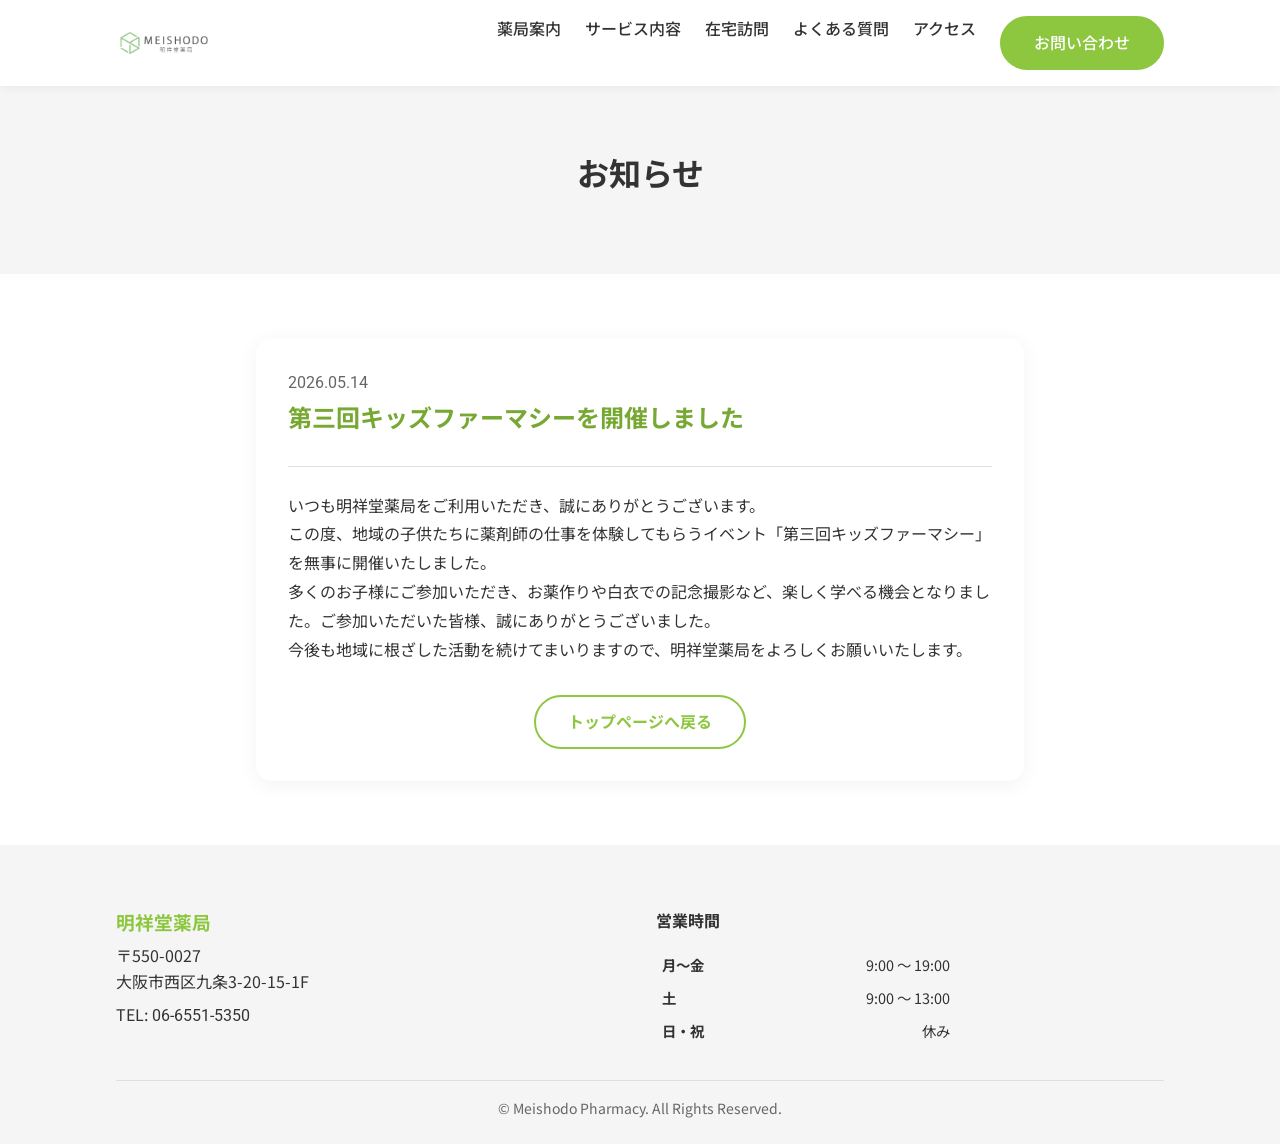
<file: news-kids-pharmacy-3.html>
<!DOCTYPE html>
<html lang="ja">

<head>
    <meta charset="UTF-8">
    <meta name="viewport" content="width=device-width, initial-scale=1.0">
    <title>第三回キッズファーマシーを開催しました | 明祥堂薬局</title>
    <link rel="preconnect" href="https://fonts.googleapis.com">
    <link rel="preconnect" href="https://fonts.gstatic.com" crossorigin>
    <link
        href="https://fonts.googleapis.com/css2?family=Noto+Sans+JP:wght@400;500;700&family=Roboto:wght@400;500;700&display=swap"
        rel="stylesheet">
    <link rel="stylesheet" href="css/style.css">
</head>

<body>
    <header class="header">
        <div class="container header-inner">
            <a href="index.html" class="logo">
                <img src="images/logo.png" alt="明祥堂薬局" style="height: 48px; width: auto;">
            </a>
            <button class="mobile-menu-btn" aria-label="メニューを開く">
                <span></span>
                <span></span>
                <span></span>
            </button>
            <nav class="nav-container">
                <ul class="nav-menu">
                    <li><a href="pharmacy.html" class="nav-link">薬局案内</a></li>
                    <li><a href="services.html" class="nav-link">サービス内容</a></li>
                    <li><a href="homecare.html" class="nav-link">在宅訪問</a></li>
                    <li><a href="faq.html" class="nav-link">よくある質問</a></li>
                    <li><a href="access.html" class="nav-link">アクセス</a></li>
                    <li><a href="contact.html" class="nav-link btn btn-primary">お問い合わせ</a></li>
                </ul>
            </nav>
        </div>
    </header>

    <main>
        <div class="page-header section" style="background-color: var(--color-sub); padding: var(--spacing-xxl) 0;">
            <div class="container">
                <h1 class="text-center">お知らせ</h1>
            </div>
        </div>

        <section class="section">
            <div class="container" style="max-width: 800px;">
                <div style="background: #fff; padding: var(--spacing-xl); border-radius: var(--radius-lg); box-shadow: 0 4px 20px rgba(0,0,0,0.05);">
                    <div style="margin-bottom: var(--spacing-lg); border-bottom: 1px solid var(--color-border); padding-bottom: var(--spacing-md);">
                        <span class="en-text" style="color: var(--color-text-light); display: block; margin-bottom: var(--spacing-xs);">2026.05.14</span>
                        <h2 style="font-size: 1.5rem; color: var(--color-main-dark);">第三回キッズファーマシーを開催しました</h2>
                    </div>
                    <div class="content-body" style="line-height: 1.8;">
                        <p>いつも明祥堂薬局をご利用いただき、誠にありがとうございます。</p>
                        <p>この度、地域の子供たちに薬剤師の仕事を体験してもらうイベント「第三回キッズファーマシー」を無事に開催いたしました。</p>
                        <p>多くのお子様にご参加いただき、お薬作りや白衣での記念撮影など、楽しく学べる機会となりました。ご参加いただいた皆様、誠にありがとうございました。</p>
                        <p>今後も地域に根ざした活動を続けてまいりますので、明祥堂薬局をよろしくお願いいたします。</p>
                    </div>
                    <div class="text-center" style="margin-top: var(--spacing-xl);">
                        <a href="index.html" class="btn btn-outline">トップページへ戻る</a>
                    </div>
                </div>
            </div>
        </section>
    </main>

    <footer class="footer">
        <div class="container">
            <div class="footer-content">
                <div class="footer-info">
                    <h3>明祥堂薬局</h3>
                    <p>〒550-0027<br>大阪市西区九条3-20-15-1F</p>
                    <p style="margin-top: var(--spacing-sm);">TEL: <span class="en-text">06-6551-5350</span></p>
                </div>
                <div>
                    <h4>営業時間</h4>
                    <table style="width: 100%; max-width: 300px; font-size: 0.9rem;">
                        <tr style="border-bottom: 1px solid rgba(0,0,0,0.1);">
                            <th style="text-align: left; padding: 4px;">月〜金</th>
                            <td style="text-align: right; padding: 4px;">9:00 〜 19:00</td>
                        </tr>
                        <tr style="border-bottom: 1px solid rgba(0,0,0,0.1);">
                            <th style="text-align: left; padding: 4px;">土</th>
                            <td style="text-align: right; padding: 4px;">9:00 〜 13:00</td>
                        </tr>
                        <tr>
                            <th style="text-align: left; padding: 4px;">日・祝</th>
                            <td style="text-align: right; padding: 4px;">休み</td>
                        </tr>
                    </table>
                </div>
            </div>
            <div class="copyright">
                <p>&copy; Meishodo Pharmacy. All Rights Reserved.</p>
            </div>
        </div>
    </footer>
    <script src="js/main.js"></script>
</body>

</html>
</file>
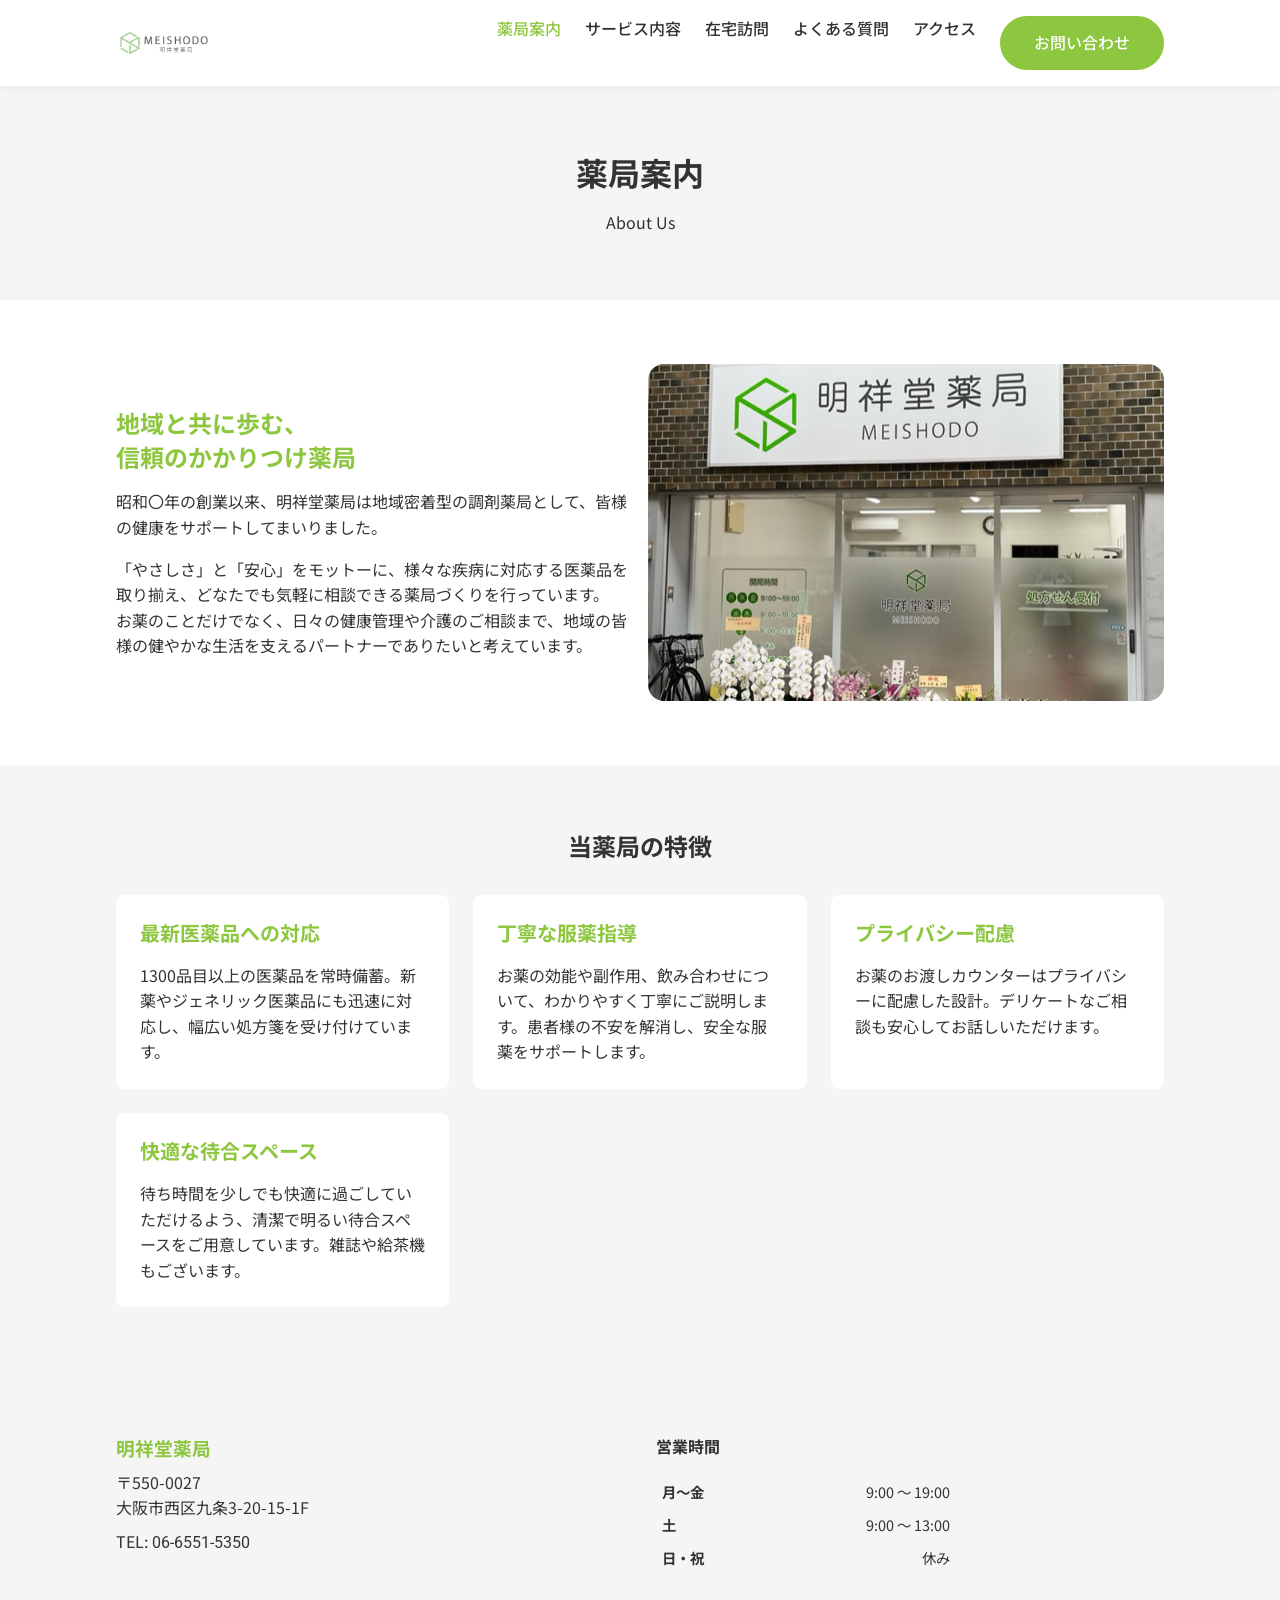
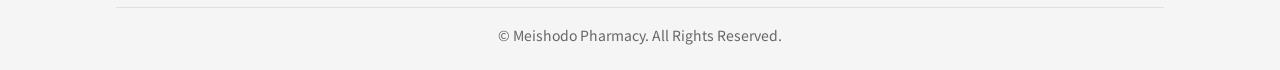
<file: pharmacy.html>
<!DOCTYPE html>
<html lang="ja">

<head>
    <meta charset="UTF-8">
    <meta name="viewport" content="width=device-width, initial-scale=1.0">
    <title>薬局案内 | 明祥堂薬局</title>
    <meta name="description" content="明祥堂薬局の店舗案内です。創業以来、地域密着で患者様に寄り添う薬局づくりを行っています。">
    <link rel="preconnect" href="https://fonts.googleapis.com">
    <link rel="preconnect" href="https://fonts.gstatic.com" crossorigin>
    <link
        href="https://fonts.googleapis.com/css2?family=Noto+Sans+JP:wght@400;500;700&family=Roboto:wght@400;500;700&display=swap"
        rel="stylesheet">
    <link rel="stylesheet" href="css/style.css">
</head>

<body>
    <header class="header">
        <div class="container header-inner">
            <a href="index.html" class="logo">
                <img src="images/logo.png" alt="明祥堂薬局" style="height: 48px; width: auto;">
            </a>
            <nav>
                <ul class="nav-menu">
                    <li><a href="pharmacy.html" class="nav-link" style="color: var(--color-main);">薬局案内</a></li>
                    <li><a href="services.html" class="nav-link">サービス内容</a></li>
                    <li><a href="homecare.html" class="nav-link">在宅訪問</a></li>
                    <li><a href="faq.html" class="nav-link">よくある質問</a></li>
                    <li><a href="access.html" class="nav-link">アクセス</a></li>
                    <li><a href="contact.html" class="nav-link btn btn-primary">お問い合わせ</a></li>
                </ul>
            </nav>
        </div>
    </header>

    <main>
        <div class="page-header section" style="background-color: var(--color-sub); padding: var(--spacing-xxl) 0;">
            <div class="container">
                <h1 class="text-center">薬局案内</h1>
                <p class="text-center">About Us</p>
            </div>
        </div>

        <section class="section">
            <div class="container">
                <div class="d-flex gap-md align-center" style="flex-wrap: wrap;">
                    <div style="flex: 1; min-width: 300px;">
                        <h2 style="color: var(--color-main);">地域と共に歩む、<br>信頼のかかりつけ薬局</h2>
                        <p style="margin-bottom: var(--spacing-md);">昭和〇年の創業以来、明祥堂薬局は地域密着型の調剤薬局として、皆様の健康をサポートしてまいりました。
                        </p>
                        <p>「やさしさ」と「安心」をモットーに、様々な疾病に対応する医薬品を取り揃え、どなたでも気軽に相談できる薬局づくりを行っています。<br>
                            お薬のことだけでなく、日々の健康管理や介護のご相談まで、地域の皆様の健やかな生活を支えるパートナーでありたいと考えています。</p>
                    </div>
                    <div style="flex: 1; min-width: 300px;">
                        <img src="images/interior_pharmacy.svg" alt="清潔感のある待合スペース"
                            style="width: 100%; border-radius: var(--radius-lg);">
                    </div>
                </div>
            </div>
        </section>

        <section class="section" style="background-color: var(--color-sub);">
            <div class="container">
                <h2 class="text-center" style="margin-bottom: var(--spacing-xl);">当薬局の特徴</h2>
                <div
                    style="display: grid; grid-template-columns: repeat(auto-fit, minmax(280px, 1fr)); gap: var(--spacing-lg);">
                    <div style="background: #fff; padding: var(--spacing-lg); border-radius: var(--radius-md);">
                        <h3 style="color: var(--color-main); font-size: 1.25rem;">最新医薬品への対応</h3>
                        <p>1300品目以上の医薬品を常時備蓄。新薬やジェネリック医薬品にも迅速に対応し、幅広い処方箋を受け付けています。</p>
                    </div>
                    <div style="background: #fff; padding: var(--spacing-lg); border-radius: var(--radius-md);">
                        <h3 style="color: var(--color-main); font-size: 1.25rem;">丁寧な服薬指導</h3>
                        <p>お薬の効能や副作用、飲み合わせについて、わかりやすく丁寧にご説明します。患者様の不安を解消し、安全な服薬をサポートします。</p>
                    </div>
                    <div style="background: #fff; padding: var(--spacing-lg); border-radius: var(--radius-md);">
                        <h3 style="color: var(--color-main); font-size: 1.25rem;">プライバシー配慮</h3>
                        <p>お薬のお渡しカウンターはプライバシーに配慮した設計。デリケートなご相談も安心してお話しいただけます。</p>
                    </div>
                    <div style="background: #fff; padding: var(--spacing-lg); border-radius: var(--radius-md);">
                        <h3 style="color: var(--color-main); font-size: 1.25rem;">快適な待合スペース</h3>
                        <p>待ち時間を少しでも快適に過ごしていただけるよう、清潔で明るい待合スペースをご用意しています。雑誌や給茶機もございます。</p>
                    </div>
                </div>
            </div>
        </section>
    </main>

    <footer class="footer">
        <div class="container">
            <div class="footer-content">
                <div class="footer-info">
                    <h3>明祥堂薬局</h3>
                    <p>〒550-0027<br>大阪市西区九条3-20-15-1F</p>
                    <p style="margin-top: var(--spacing-sm);">TEL: <span class="en-text">06-6551-5350</span></p>
                </div>
                <div>
                    <h4>営業時間</h4>
                    <table style="width: 100%; max-width: 300px; font-size: 0.9rem;">
                        <tr style="border-bottom: 1px solid rgba(0,0,0,0.1);">
                            <th style="text-align: left; padding: 4px;">月〜金</th>
                            <td style="text-align: right; padding: 4px;">9:00 〜 19:00</td>
                        </tr>
                        <tr style="border-bottom: 1px solid rgba(0,0,0,0.1);">
                            <th style="text-align: left; padding: 4px;">土</th>
                            <td style="text-align: right; padding: 4px;">9:00 〜 13:00</td>
                        </tr>
                        <tr>
                            <th style="text-align: left; padding: 4px;">日・祝</th>
                            <td style="text-align: right; padding: 4px;">休み</td>
                        </tr>
                    </table>
                </div>
            </div>
            <div class="copyright">
                <p>&copy; Meishodo Pharmacy. All Rights Reserved.</p>
            </div>
        </div>
    </footer>
</body>

</html>
</file>
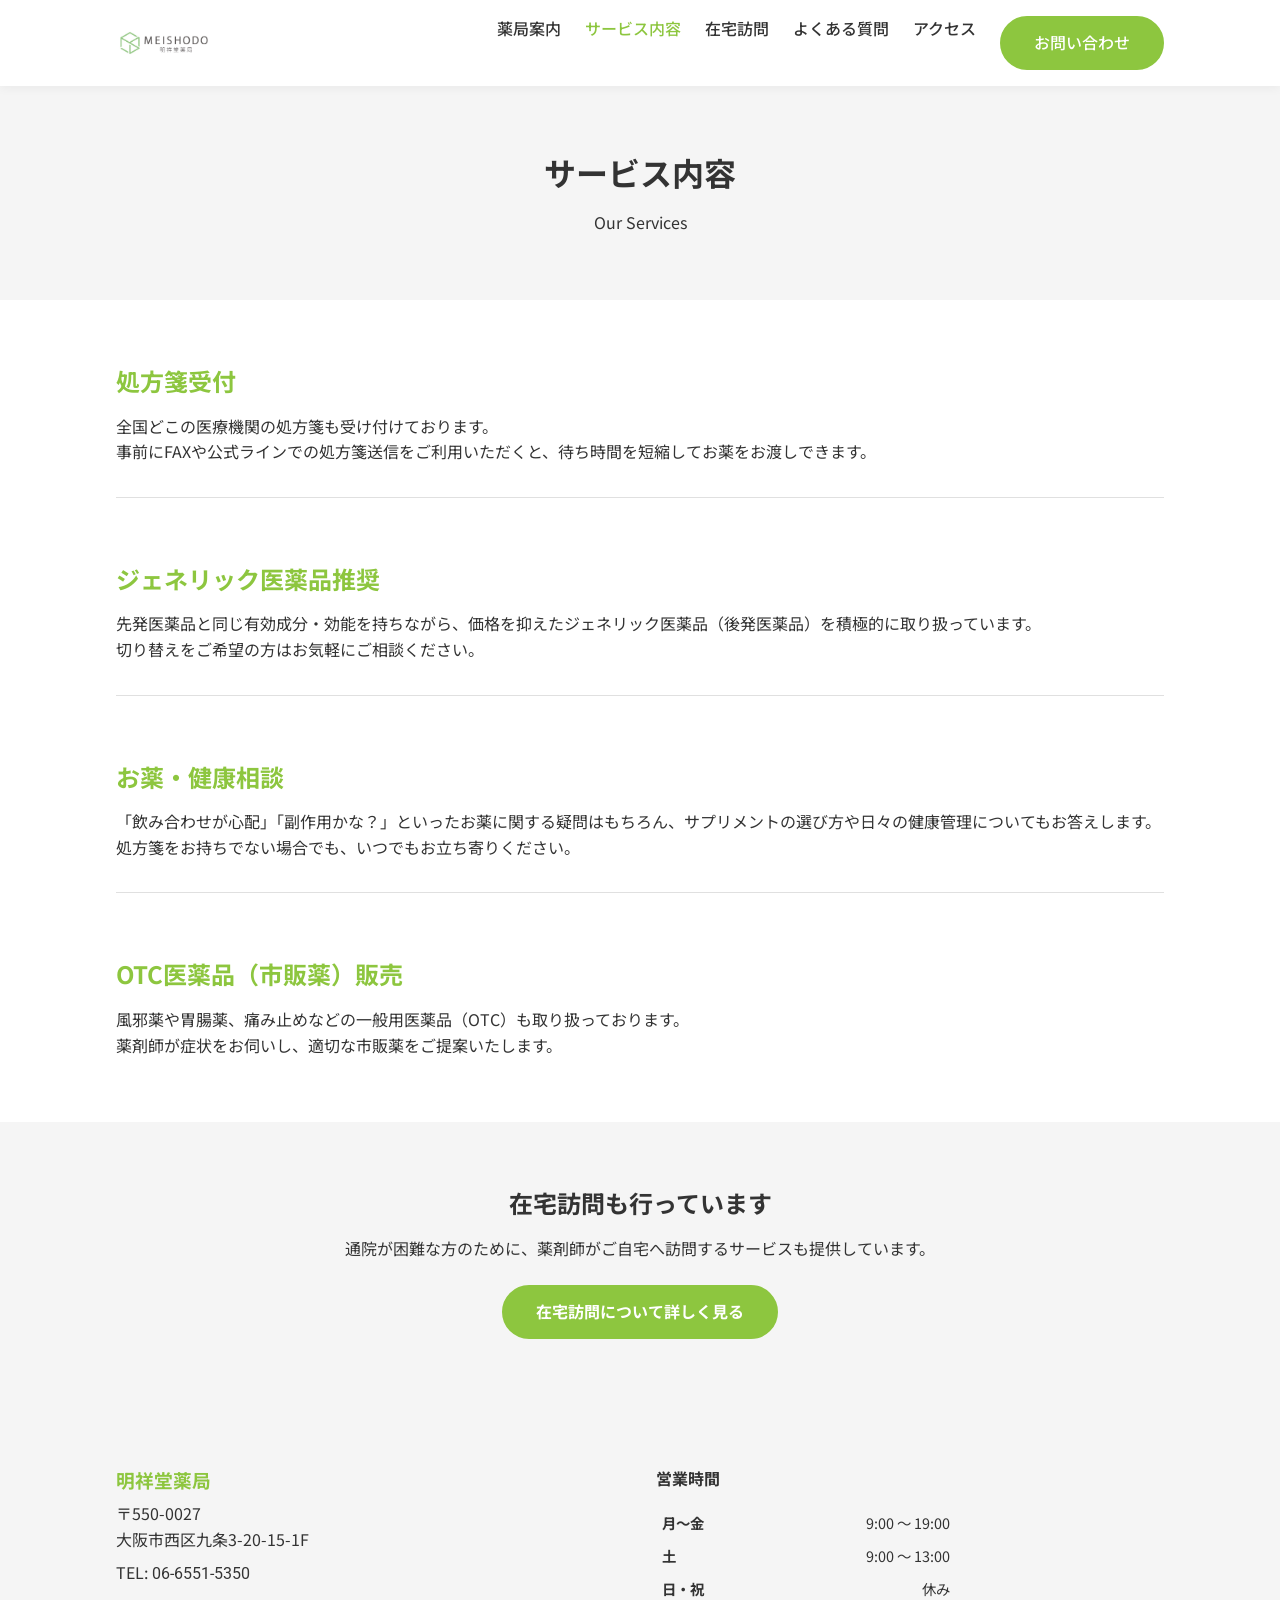
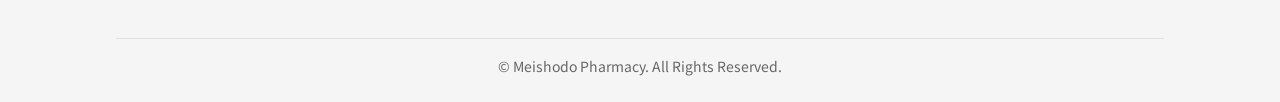
<file: services.html>
<!DOCTYPE html>
<html lang="ja">

<head>
    <meta charset="UTF-8">
    <meta name="viewport" content="width=device-width, initial-scale=1.0">
    <title>サービス内容 | 明祥堂薬局</title>
    <meta name="description" content="明祥堂薬局の提供サービス一覧です。処方箋受付、ジェネリック医薬品、お薬・健康相談、OTC販売など。">
    <link rel="preconnect" href="https://fonts.googleapis.com">
    <link rel="preconnect" href="https://fonts.gstatic.com" crossorigin>
    <link
        href="https://fonts.googleapis.com/css2?family=Noto+Sans+JP:wght@400;500;700&family=Roboto:wght@400;500;700&display=swap"
        rel="stylesheet">
    <link rel="stylesheet" href="css/style.css">
</head>

<body>
    <header class="header">
        <div class="container header-inner">
            <a href="index.html" class="logo">
                <img src="images/logo.png" alt="明祥堂薬局" style="height: 48px; width: auto;">
            </a>
            <nav>
                <ul class="nav-menu">
                    <li><a href="pharmacy.html" class="nav-link">薬局案内</a></li>
                    <li><a href="services.html" class="nav-link" style="color: var(--color-main);">サービス内容</a></li>
                    <li><a href="homecare.html" class="nav-link">在宅訪問</a></li>
                    <li><a href="faq.html" class="nav-link">よくある質問</a></li>
                    <li><a href="access.html" class="nav-link">アクセス</a></li>
                    <li><a href="contact.html" class="nav-link btn btn-primary">お問い合わせ</a></li>
                </ul>
            </nav>
        </div>
    </header>

    <main>
        <div class="page-header section" style="background-color: var(--color-sub); padding: var(--spacing-xxl) 0;">
            <div class="container">
                <h1 class="text-center">サービス内容</h1>
                <p class="text-center">Our Services</p>
            </div>
        </div>

        <section class="section">
            <div class="container">
                <div style="display: flex; flex-direction: column; gap: var(--spacing-xxl);">

                    <!-- Service 1 -->
                    <div class="d-flex gap-lg align-center"
                        style="flex-wrap: wrap; border-bottom: 1px solid var(--color-border); padding-bottom: var(--spacing-xl);">
                        <div style="flex: 1; min-width: 300px;">
                            <h3 style="color: var(--color-main); font-size: 1.5rem;">処方箋受付</h3>
                            <p style="margin-top: var(--spacing-md);">全国どこの医療機関の処方箋も受け付けております。<br>
                                事前にFAXや公式ラインでの処方箋送信をご利用いただくと、待ち時間を短縮してお薬をお渡しできます。</p>
                        </div>
                    </div>

                    <!-- Service 2 -->
                    <div class="d-flex gap-lg align-center"
                        style="flex-wrap: wrap; border-bottom: 1px solid var(--color-border); padding-bottom: var(--spacing-xl);">
                        <div style="flex: 1; min-width: 300px;">
                            <h3 style="color: var(--color-main); font-size: 1.5rem;">ジェネリック医薬品推奨</h3>
                            <p style="margin-top: var(--spacing-md);">
                                先発医薬品と同じ有効成分・効能を持ちながら、価格を抑えたジェネリック医薬品（後発医薬品）を積極的に取り扱っています。<br>
                                切り替えをご希望の方はお気軽にご相談ください。</p>
                        </div>
                    </div>

                    <!-- Service 3 -->
                    <div class="d-flex gap-lg align-center"
                        style="flex-wrap: wrap; border-bottom: 1px solid var(--color-border); padding-bottom: var(--spacing-xl);">
                        <div style="flex: 1; min-width: 300px;">
                            <h3 style="color: var(--color-main); font-size: 1.5rem;">お薬・健康相談</h3>
                            <p style="margin-top: var(--spacing-md);">
                                「飲み合わせが心配」「副作用かな？」といったお薬に関する疑問はもちろん、サプリメントの選び方や日々の健康管理についてもお答えします。<br>
                                処方箋をお持ちでない場合でも、いつでもお立ち寄りください。</p>
                        </div>
                    </div>

                    <!-- Service 4 -->
                    <div class="d-flex gap-lg align-center" style="flex-wrap: wrap;">
                        <div style="flex: 1; min-width: 300px;">
                            <h3 style="color: var(--color-main); font-size: 1.5rem;">OTC医薬品（市販薬）販売</h3>
                            <p style="margin-top: var(--spacing-md);">風邪薬や胃腸薬、痛み止めなどの一般用医薬品（OTC）も取り扱っております。<br>
                                薬剤師が症状をお伺いし、適切な市販薬をご提案いたします。</p>
                        </div>
                    </div>

                </div>
            </div>
        </section>

        <section class="section" style="background-color: var(--color-sub); text-align: center;">
            <div class="container">
                <h2 style="margin-bottom: var(--spacing-md);">在宅訪問も行っています</h2>
                <p style="margin-bottom: var(--spacing-lg);">通院が困難な方のために、薬剤師がご自宅へ訪問するサービスも提供しています。</p>
                <a href="homecare.html" class="btn btn-primary">在宅訪問について詳しく見る</a>
            </div>
        </section>
    </main>

    <footer class="footer">
        <div class="container">
            <div class="footer-content">
                <div class="footer-info">
                    <h3>明祥堂薬局</h3>
                    <p>〒550-0027<br>大阪市西区九条3-20-15-1F</p>
                    <p style="margin-top: var(--spacing-sm);">TEL: <span class="en-text">06-6551-5350</span></p>
                </div>
                <div>
                    <h4>営業時間</h4>
                    <table style="width: 100%; max-width: 300px; font-size: 0.9rem;">
                        <tr style="border-bottom: 1px solid rgba(0,0,0,0.1);">
                            <th style="text-align: left; padding: 4px;">月〜金</th>
                            <td style="text-align: right; padding: 4px;">9:00 〜 19:00</td>
                        </tr>
                        <tr style="border-bottom: 1px solid rgba(0,0,0,0.1);">
                            <th style="text-align: left; padding: 4px;">土</th>
                            <td style="text-align: right; padding: 4px;">9:00 〜 13:00</td>
                        </tr>
                        <tr>
                            <th style="text-align: left; padding: 4px;">日・祝</th>
                            <td style="text-align: right; padding: 4px;">休み</td>
                        </tr>
                    </table>
                </div>
            </div>
            <div class="copyright">
                <p>&copy; Meishodo Pharmacy. All Rights Reserved.</p>
            </div>
        </div>
    </footer>
</body>

</html>
</file>
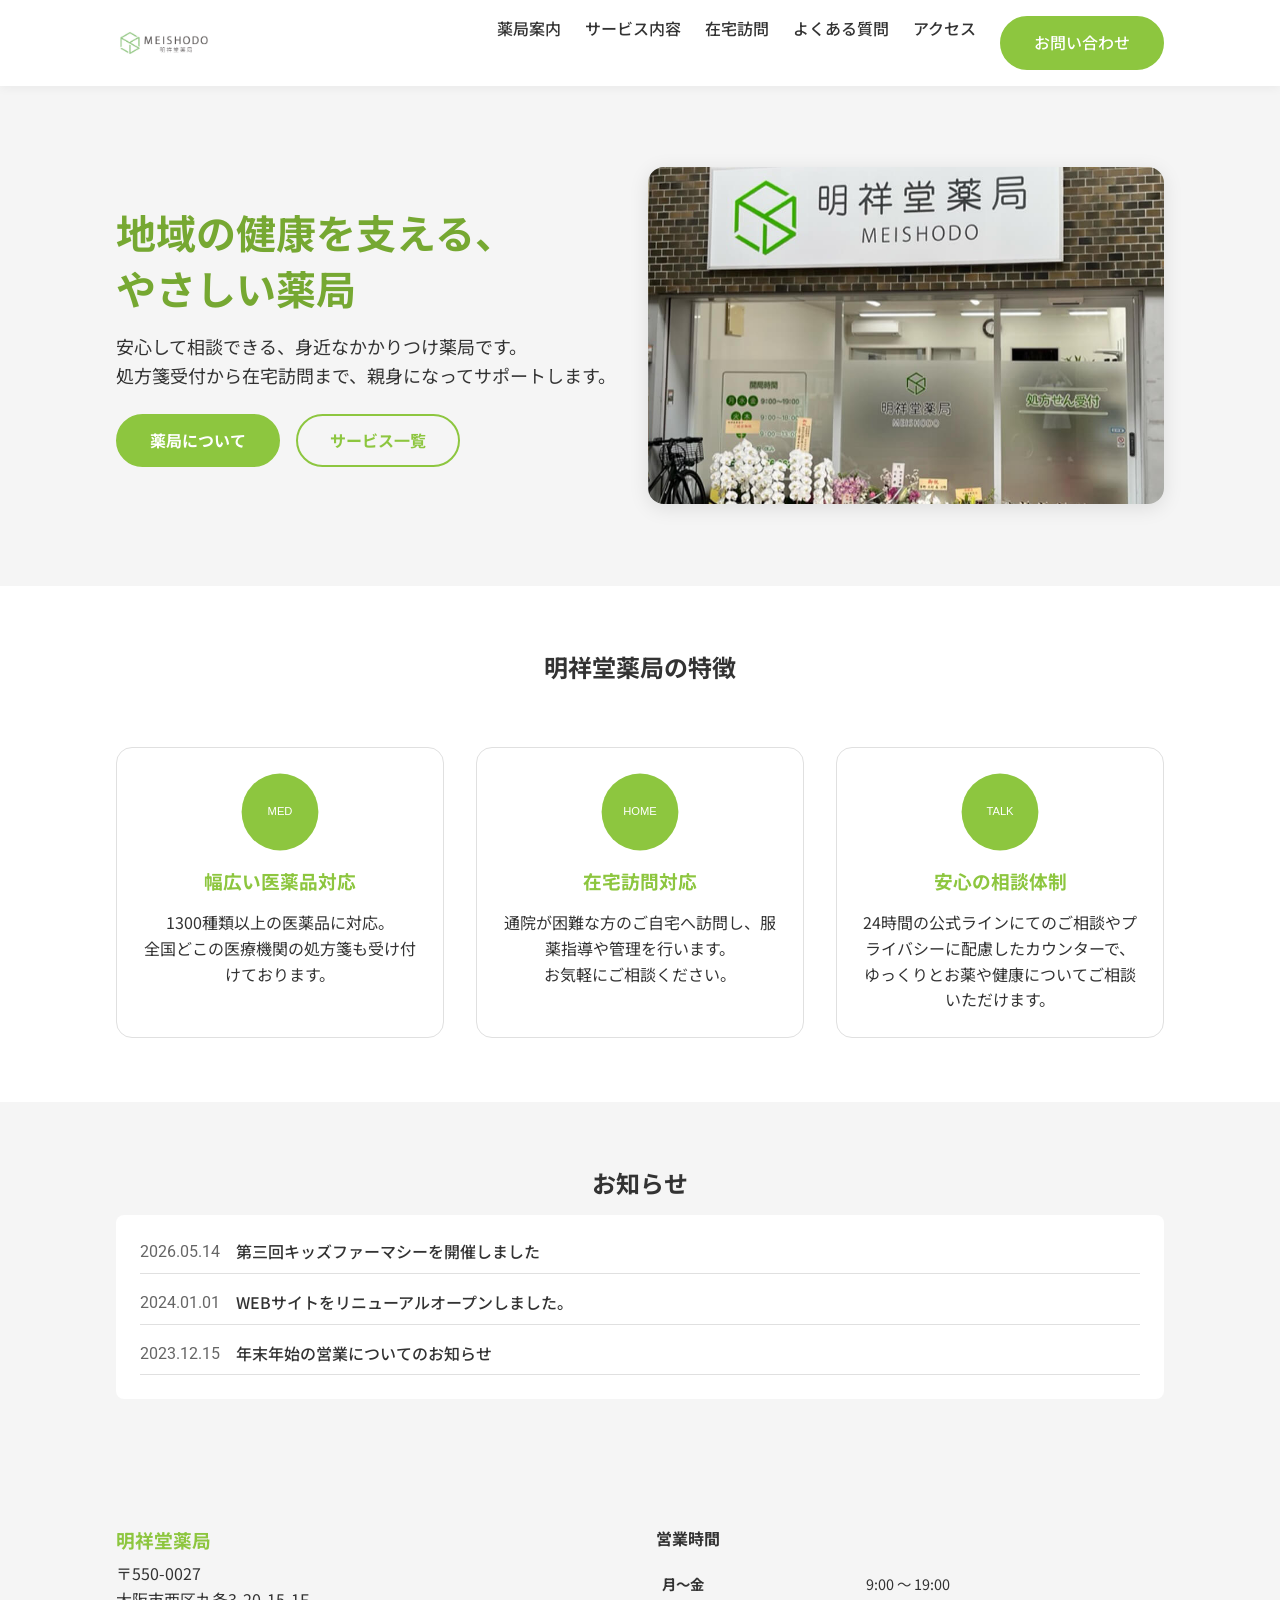
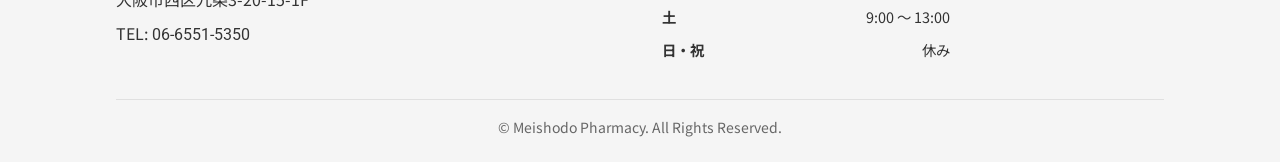
<file: web.html>
<!DOCTYPE html>
<html lang="ja">

<head>
    <meta charset="UTF-8">
    <meta name="viewport" content="width=device-width, initial-scale=1.0">
    <title>明祥堂薬局 | 地域の健康を支える、やさしい薬局</title>
    <meta name="description" content="明祥堂薬局は地域住民が安心して利用できる調剤薬局です。処方箋受付、在宅訪問、お薬相談など、地域のあたたかい医療拠点として皆様の健康をサポートします。">
    <link rel="preconnect" href="https://fonts.googleapis.com">
    <link rel="preconnect" href="https://fonts.gstatic.com" crossorigin>
    <link
        href="https://fonts.googleapis.com/css2?family=Noto+Sans+JP:wght@400;500;700&family=Roboto:wght@400;500;700&display=swap"
        rel="stylesheet">
    <link rel="stylesheet" href="css/style.css">
</head>

<body>
    <header class="header">
        <div class="container header-inner">
            <a href="index.html" class="logo">
                <img src="images/logo.png" alt="明祥堂薬局" style="height: 48px; width: auto;">
            </a>
            <nav>
                <ul class="nav-menu">
                    <li><a href="pharmacy.html" class="nav-link">薬局案内</a></li>
                    <li><a href="services.html" class="nav-link">サービス内容</a></li>
                    <li><a href="homecare.html" class="nav-link">在宅訪問</a></li>
                    <li><a href="faq.html" class="nav-link">よくある質問</a></li>
                    <li><a href="access.html" class="nav-link">アクセス</a></li>
                    <li><a href="contact.html" class="nav-link btn btn-primary">お問い合わせ</a></li>
                </ul>
            </nav>
        </div>
    </header>

    <main>
        <!-- Hero Section -->
        <section class="hero section" style="background-color: var(--color-sub); padding: 0;">
            <div class="container d-flex align-center gap-md" style="min-height: 500px; flex-wrap: wrap;">
                <div style="flex: 1; min-width: 300px; padding: var(--spacing-xl) 0;">
                    <h1 style="font-size: 2.5rem; margin-bottom: var(--spacing-md); color: var(--color-main-dark);">
                        地域の健康を支える、<br>やさしい薬局</h1>
                    <p style="font-size: 1.125rem; margin-bottom: var(--spacing-lg);">
                        安心して相談できる、身近なかかりつけ薬局です。<br>処方箋受付から在宅訪問まで、親身になってサポートします。</p>
                    <div class="d-flex gap-md">
                        <a href="pharmacy.html" class="btn btn-primary">薬局について</a>
                        <a href="services.html" class="btn btn-outline">サービス一覧</a>
                    </div>
                </div>
                <div style="flex: 1; min-width: 300px;">
                    <img src="images/hero_pharmacy.svg" alt="明祥堂薬局の受付と笑顔の薬剤師"
                        style="width: 100%; border-radius: var(--radius-lg); box-shadow: 0 4px 20px rgba(0,0,0,0.1);">
                </div>
            </div>
        </section>

        <!-- Features Section -->
        <section class="section">
            <div class="container">
                <h2 class="text-center" style="margin-bottom: var(--spacing-xxl);">明祥堂薬局の特徴</h2>
                <div
                    style="display: grid; grid-template-columns: repeat(auto-fit, minmax(300px, 1fr)); gap: var(--spacing-xl);">
                    <!-- Feature 1 -->
                    <div
                        style="text-align: center; padding: var(--spacing-lg); border: 1px solid var(--color-border); border-radius: var(--radius-lg);">
                        <div style="width: 80px; height: 80px; margin: 0 auto var(--spacing-md);">
                            <img src="images/icon_medicine.svg" alt="薬のアイコン"
                                style="width: 100%; height: 100%; object-fit: contain;">
                        </div>
                        <h3 style="color: var(--color-main);">幅広い医薬品対応</h3>
                        <p>1300種類以上の医薬品に対応。<br>全国どこの医療機関の処方箋も受け付けております。</p>
                    </div>
                    <!-- Feature 2 -->
                    <div
                        style="text-align: center; padding: var(--spacing-lg); border: 1px solid var(--color-border); border-radius: var(--radius-lg);">
                        <div style="width: 80px; height: 80px; margin: 0 auto var(--spacing-md);">
                            <img src="images/icon_home.svg" alt="家のアイコン"
                                style="width: 100%; height: 100%; object-fit: contain;">
                        </div>
                        <h3 style="color: var(--color-main);">在宅訪問対応</h3>
                        <p>通院が困難な方のご自宅へ訪問し、服薬指導や管理を行います。<br>お気軽にご相談ください。</p>
                    </div>
                    <!-- Feature 3 -->
                    <div
                        style="text-align: center; padding: var(--spacing-lg); border: 1px solid var(--color-border); border-radius: var(--radius-lg);">
                        <div style="width: 80px; height: 80px; margin: 0 auto var(--spacing-md);">
                            <img src="images/icon_consult.svg" alt="相談のアイコン"
                                style="width: 100%; height: 100%; object-fit: contain;">
                        </div>
                        <h3 style="color: var(--color-main);">安心の相談体制</h3>
                        <p>24時間の公式ラインにてのご相談やプライバシーに配慮したカウンターで、<br>ゆっくりとお薬や健康についてご相談いただけます。</p>
                    </div>
                </div>
            </div>
        </section>

        <!-- News Placeholder (Optional) -->
        <section class="section" style="background-color: var(--color-sub);">
            <div class="container">
                <h2 class="text-center">お知らせ</h2>
                <div style="background: #fff; padding: var(--spacing-lg); border-radius: var(--radius-md);">
                    <ul style="display: flex; flex-direction: column; gap: var(--spacing-md);">
                        <li
                            style="display: flex; gap: var(--spacing-md); border-bottom: 1px solid var(--color-border); padding-bottom: var(--spacing-sm);">
                            <span class="en-text" style="color: var(--color-text-light);">2026.05.14</span>
                            <a href="news-kids-pharmacy-3.html" style="font-weight: 500;">第三回キッズファーマシーを開催しました</a>
                        </li>
                        <li
                            style="display: flex; gap: var(--spacing-md); border-bottom: 1px solid var(--color-border); padding-bottom: var(--spacing-sm);">
                            <span class="en-text" style="color: var(--color-text-light);">2024.01.01</span>
                            <a href="#" style="font-weight: 500;">WEBサイトをリニューアルオープンしました。</a>
                        </li>
                        <li
                            style="display: flex; gap: var(--spacing-md); border-bottom: 1px solid var(--color-border); padding-bottom: var(--spacing-sm);">
                            <span class="en-text" style="color: var(--color-text-light);">2023.12.15</span>
                            <a href="#" style="font-weight: 500;">年末年始の営業についてのお知らせ</a>
                        </li>
                    </ul>
                </div>
            </div>
        </section>
    </main>

    <footer class="footer">
        <div class="container">
            <div class="footer-content">
                <div class="footer-info">
                    <h3>明祥堂薬局</h3>
                    <p>〒550-0027<br>大阪市西区九条3-20-15-1F</p>
                    <p style="margin-top: var(--spacing-sm);">TEL: <span class="en-text">06-6551-5350</span></p>
                </div>
                <div>
                    <h4>営業時間</h4>
                    <table style="width: 100%; max-width: 300px; font-size: 0.9rem;">
                        <tr style="border-bottom: 1px solid rgba(0,0,0,0.1);">
                            <th style="text-align: left; padding: 4px;">月〜金</th>
                            <td style="text-align: right; padding: 4px;">9:00 〜 19:00</td>
                        </tr>
                        <tr style="border-bottom: 1px solid rgba(0,0,0,0.1);">
                            <th style="text-align: left; padding: 4px;">土</th>
                            <td style="text-align: right; padding: 4px;">9:00 〜 13:00</td>
                        </tr>
                        <tr>
                            <th style="text-align: left; padding: 4px;">日・祝</th>
                            <td style="text-align: right; padding: 4px;">休み</td>
                        </tr>
                    </table>
                </div>
            </div>
            <div class="copyright">
                <p>&copy; Meishodo Pharmacy. All Rights Reserved.</p>
            </div>
        </div>
    </footer>
</body>

</html>
</file>
<file: css/style.css>
@charset "UTF-8";

/* ==========================================================================
   Variables
   ========================================================================== */
:root {
    /* Colors */
    --color-base: #FFFFFF;
    --color-main: #8DC63F;
    --color-main-dark: #76a832;
    --color-sub: #F5F5F5;
    --color-text: #333333;
    --color-text-light: #666666;
    --color-border: #E0E0E0;

    /* Fonts */
    --font-ja: 'Noto Sans JP', 'Yu Gothic', 'YuGothic', sans-serif;
    --font-en: 'Roboto', sans-serif;

    /* Spacing */
    --spacing-xs: 4px;
    --spacing-sm: 8px;
    --spacing-md: 16px;
    --spacing-lg: 24px;
    --spacing-xl: 32px;
    --spacing-xxl: 64px;

    /* Border Radius */
    --radius-sm: 4px;
    --radius-md: 8px;
    --radius-lg: 16px;
    --radius-full: 9999px;

    /* Transitions */
    --transition-fast: 0.2s ease;
}

/* ==========================================================================
   Reset & Base Styles
   ========================================================================== */
*,
*::before,
*::after {
    box-sizing: border-box;
    margin: 0;
    padding: 0;
}

html {
    font-size: 16px;
    scroll-behavior: smooth;
}

body {
    background-color: var(--color-base);
    color: var(--color-text);
    font-family: var(--font-ja);
    line-height: 1.6;
    -webkit-font-smoothing: antialiased;
}

a {
    text-decoration: none;
    color: inherit;
    transition: color var(--transition-fast);
}

ul,
ol {
    list-style: none;
}

img {
    max-width: 100%;
    height: auto;
    vertical-align: bottom;
}

/* ==========================================================================
   Typography
   ========================================================================== */
h1,
h2,
h3,
h4,
h5,
h6 {
    font-weight: 700;
    line-height: 1.4;
    margin-bottom: var(--spacing-md);
}

.en-text {
    font-family: var(--font-en);
}

/* ==========================================================================
   Layout Utilities
   ========================================================================== */
.container {
    width: 100%;
    max-width: 1080px;
    margin: 0 auto;
    padding: 0 var(--spacing-md);
}

.section {
    padding: var(--spacing-xxl) 0;
}

.text-center {
    text-align: center;
}

.text-right {
    text-align: right;
}

.d-flex {
    display: flex;
}

.flex-column {
    flex-direction: column;
}

.justify-between {
    justify-content: space-between;
}

.align-center {
    align-items: center;
}

.gap-md {
    gap: var(--spacing-md);
}

/* ==========================================================================
   Components
   ========================================================================== */
/* Buttons */
.btn {
    display: inline-block;
    padding: 12px 32px;
    border-radius: var(--radius-full);
    font-weight: 700;
    text-align: center;
    cursor: pointer;
    transition: all var(--transition-fast);
}

.btn-primary {
    background-color: var(--color-main);
    color: #fff;
    border: 2px solid var(--color-main);
}

.btn-primary:hover {
    background-color: var(--color-main-dark);
    border-color: var(--color-main-dark);
}

.btn-outline {
    background-color: transparent;
    color: var(--color-main);
    border: 2px solid var(--color-main);
}

.btn-outline:hover {
    background-color: var(--color-main);
    color: #fff;
}

/* Header */
.header {
    background-color: #fff;
    box-shadow: 0 2px 10px rgba(0, 0, 0, 0.05);
    position: sticky;
    top: 0;
    z-index: 1000;
    padding: var(--spacing-md) 0;
}

.header-inner {
    display: flex;
    justify-content: space-between;
    align-items: center;
}

.logo {
    font-size: 1.5rem;
    font-weight: 700;
    color: var(--color-main);
    display: flex;
    align-items: center;
    gap: var(--spacing-sm);
}

.nav-menu {
    display: flex;
    gap: var(--spacing-lg);
}

.nav-link {
    font-weight: 500;
    position: relative;
}

.nav-link::after {
    content: '';
    position: absolute;
    bottom: -4px;
    left: 0;
    width: 0;
    height: 2px;
    background-color: var(--color-main);
    transition: width var(--transition-fast);
}

.nav-link:hover {
    color: var(--color-main);
}

.nav-link:hover::after {
    width: 100%;
}

/* Footer */
.footer {
    background-color: var(--color-sub);
    padding: var(--spacing-xxl) 0 var(--spacing-lg);
    margin-top: auto;
}

.footer-content {
    display: grid;
    grid-template-columns: repeat(auto-fit, minmax(250px, 1fr));
    gap: var(--spacing-xl);
    margin-bottom: var(--spacing-xl);
}

.footer-info h3 {
    color: var(--color-main);
    margin-bottom: var(--spacing-sm);
}

.copyright {
    text-align: center;
    border-top: 1px solid var(--color-border);
    padding-top: var(--spacing-md);
    font-size: 0.875rem;
    color: var(--color-text-light);
}

/* ==========================================================================
   Responsive
   ========================================================================== */
.mobile-menu-btn {
    display: none;
    background: none;
    border: none;
    cursor: pointer;
    width: 30px;
    height: 24px;
    position: relative;
    z-index: 1001;
}

.mobile-menu-btn span {
    display: block;
    width: 100%;
    height: 2px;
    background-color: var(--color-main);
    position: absolute;
    left: 0;
    transition: all 0.3s ease;
}

.mobile-menu-btn span:nth-child(1) {
    top: 0;
}

.mobile-menu-btn span:nth-child(2) {
    top: 11px;
}

.mobile-menu-btn span:nth-child(3) {
    bottom: 0;
}

.mobile-menu-btn.active span:nth-child(1) {
    transform: rotate(45deg);
    top: 11px;
}

.mobile-menu-btn.active span:nth-child(2) {
    opacity: 0;
}

.mobile-menu-btn.active span:nth-child(3) {
    transform: rotate(-45deg);
    bottom: 11px;
}

@media (max-width: 768px) {
    html {
        font-size: 14px;
    }

    .mobile-menu-btn {
        display: block;
    }

    .nav-container {
        position: fixed;
        top: 0;
        right: -100%;
        width: 100%;
        max-width: 300px;
        height: 100vh;
        background-color: #fff;
        padding: 80px 20px 20px;
        box-shadow: -2px 0 10px rgba(0, 0, 0, 0.1);
        transition: right 0.3s ease;
    }

    .nav-container.active {
        right: 0;
    }

    .nav-menu {
        flex-direction: column;
        gap: var(--spacing-lg);
    }

    .section {
        padding: var(--spacing-xl) 0;
    }

    .hero .container {
        flex-direction: column-reverse;
    }

    .footer-content {
        grid-template-columns: 1fr;
    }
}
</file>
